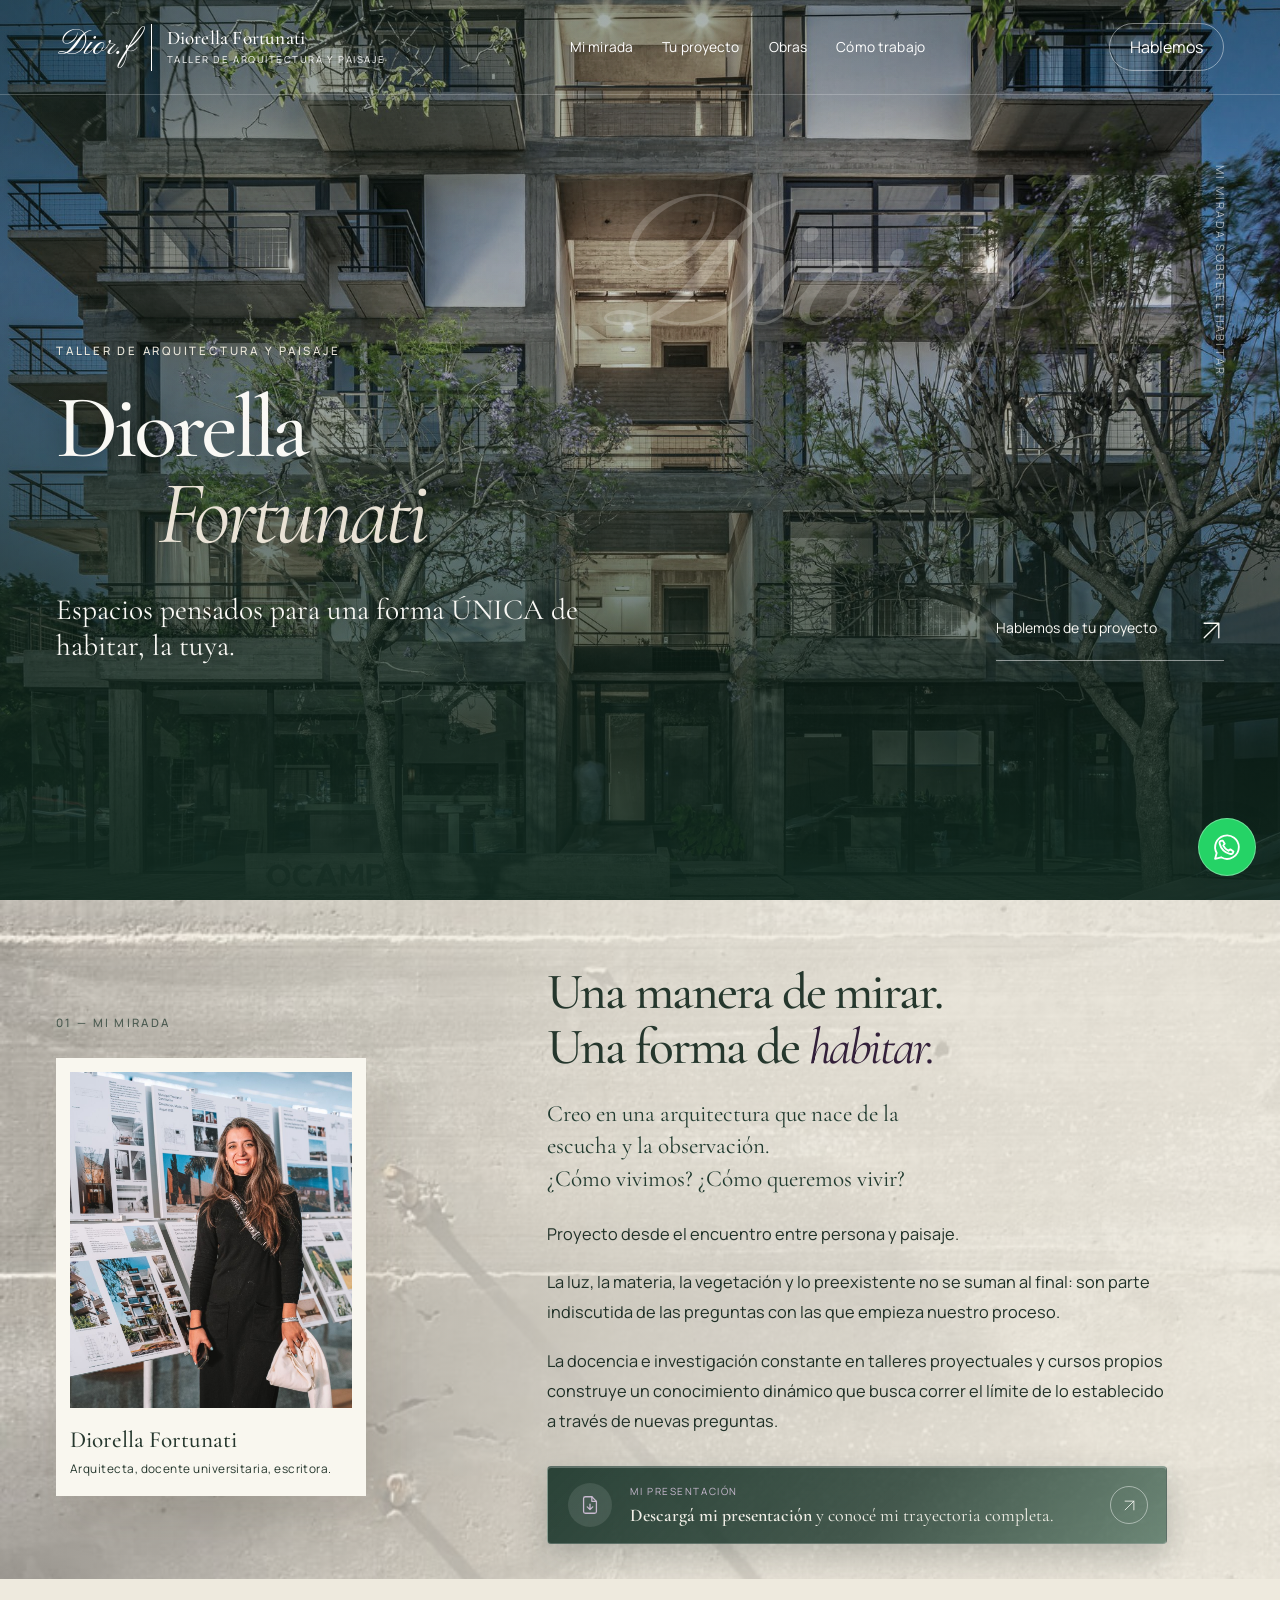
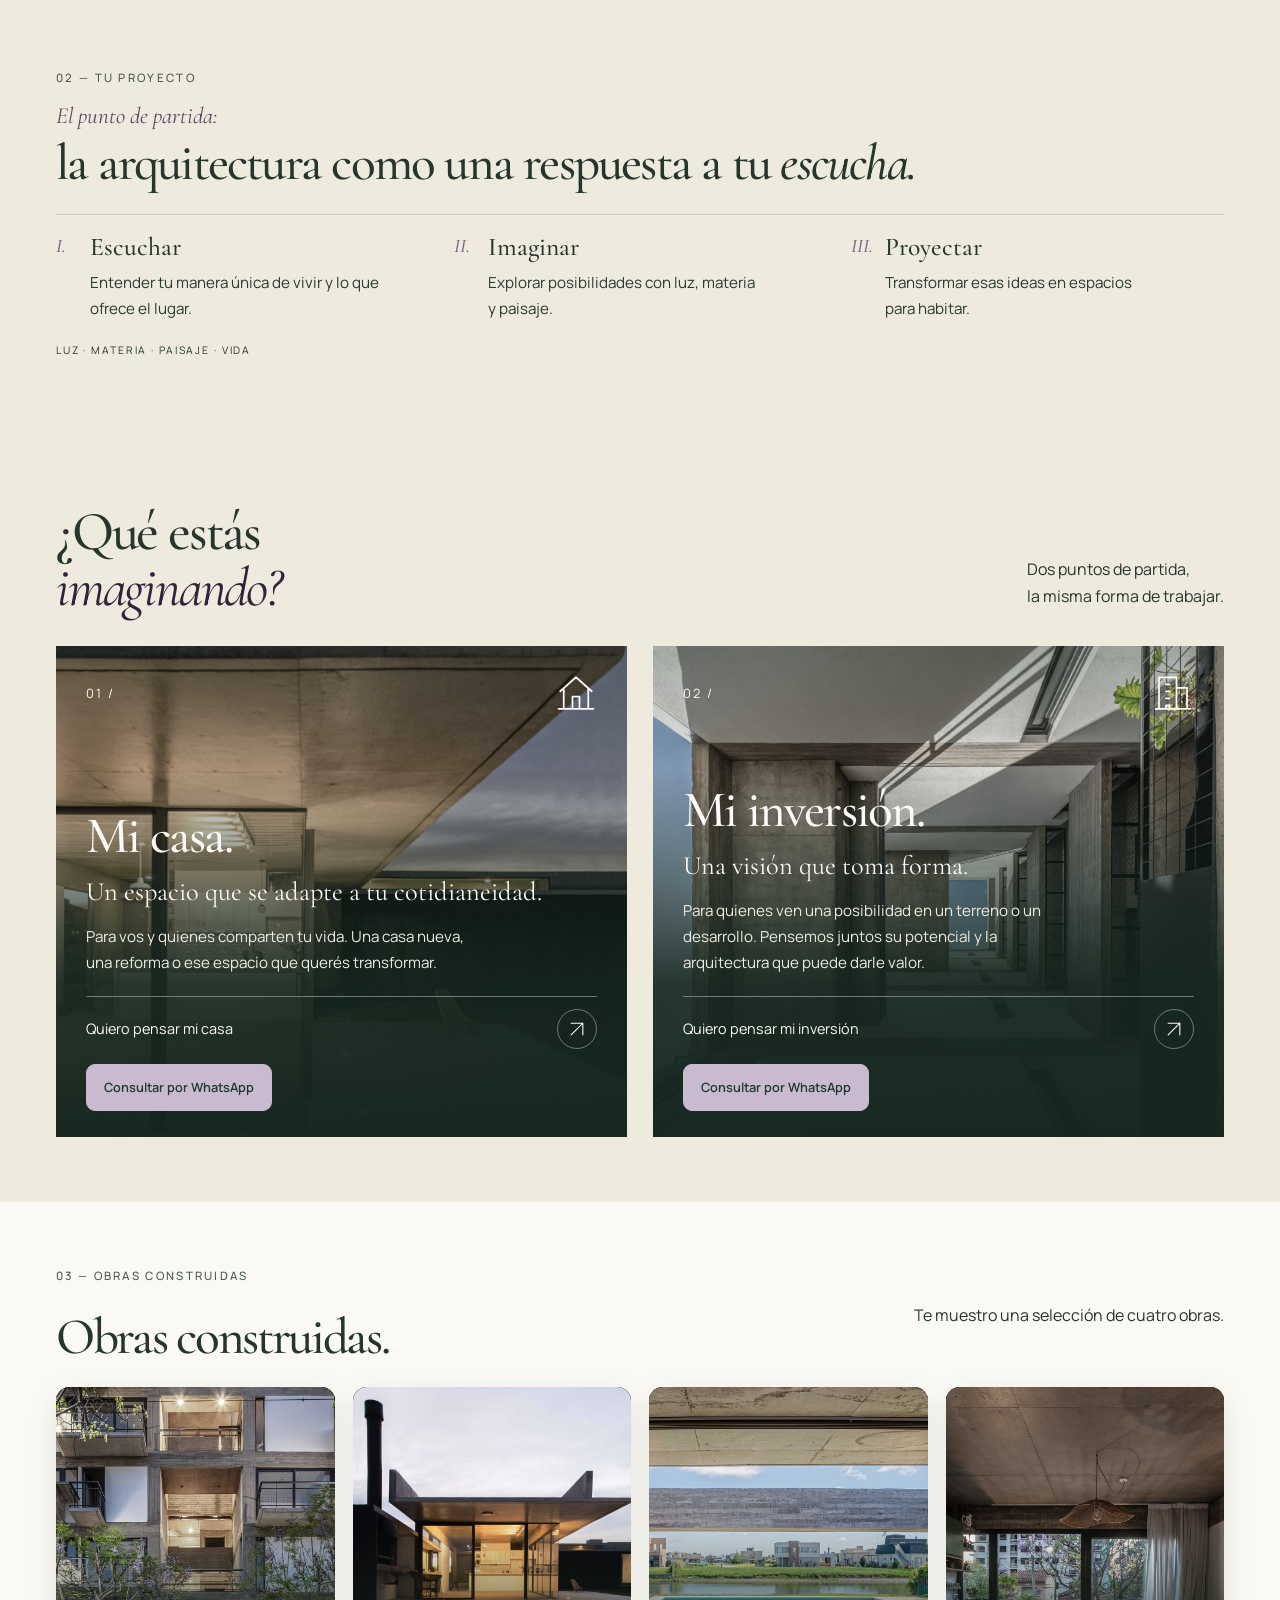
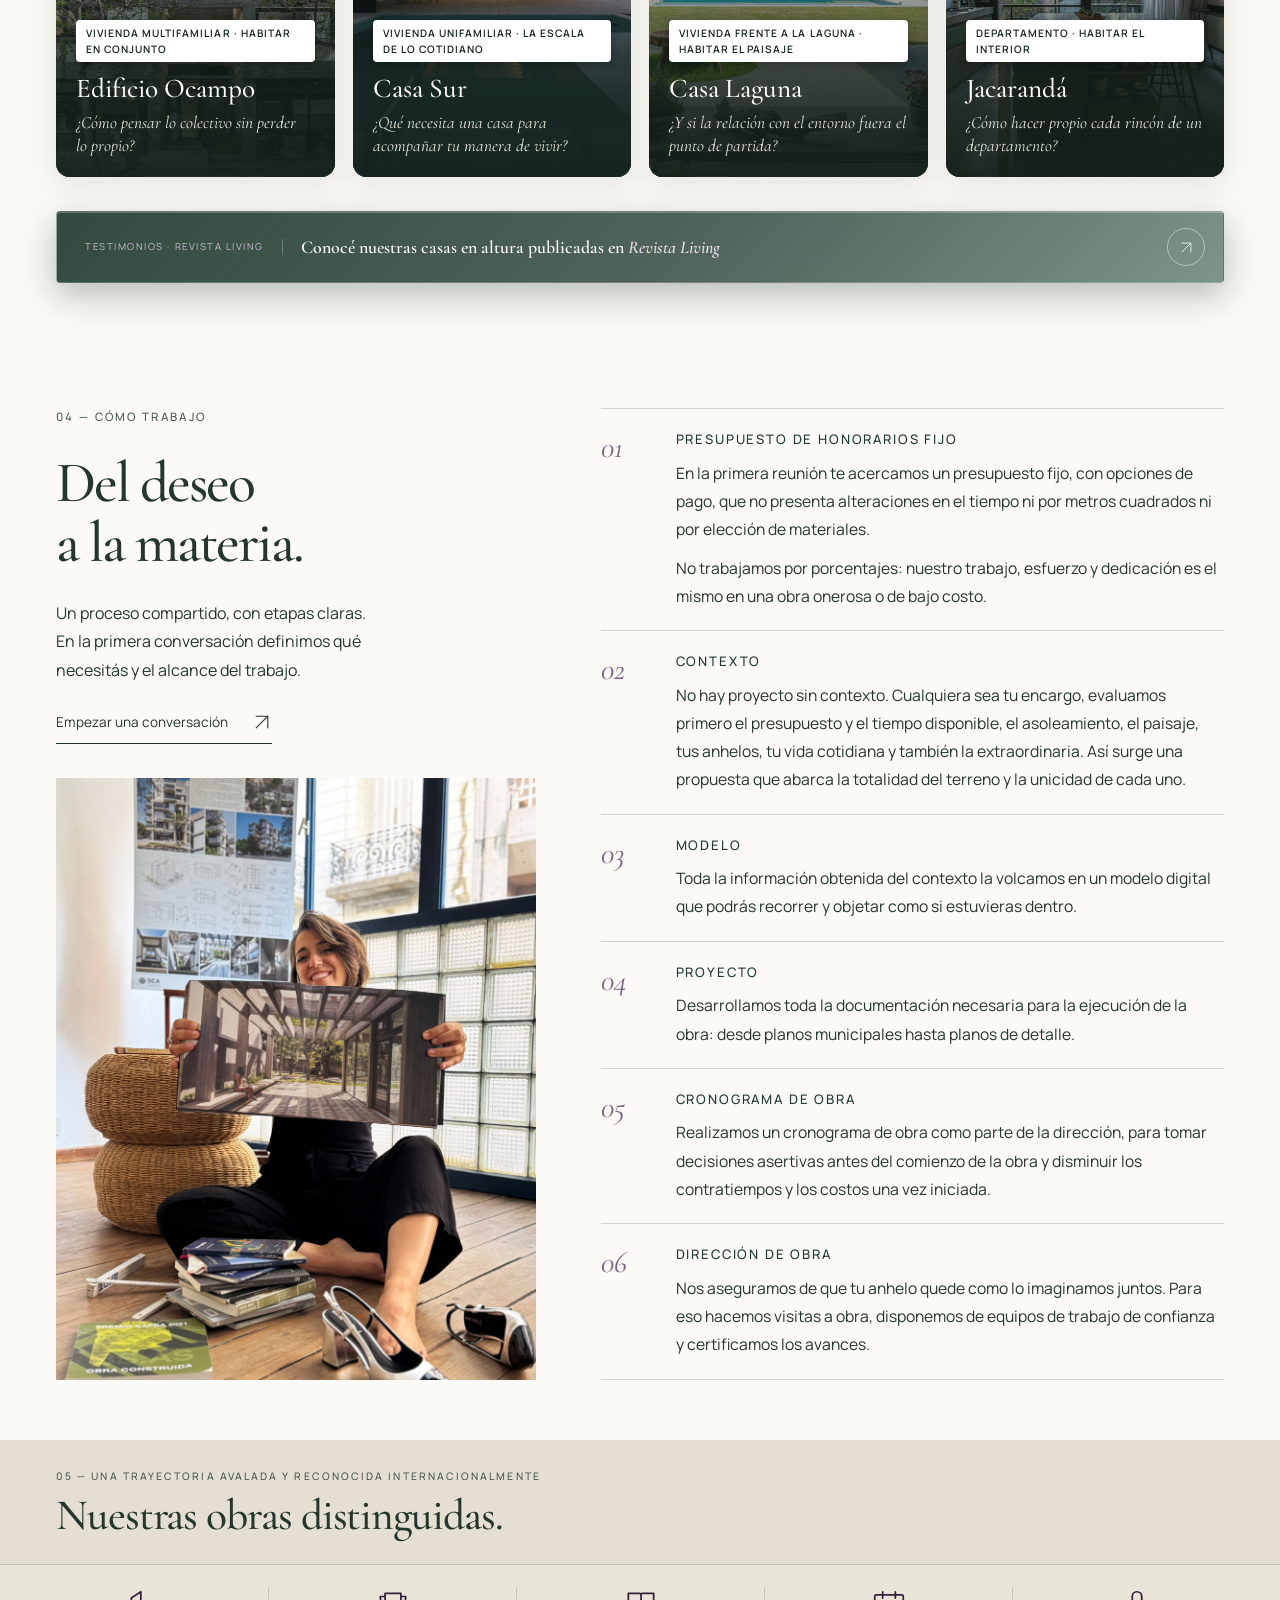
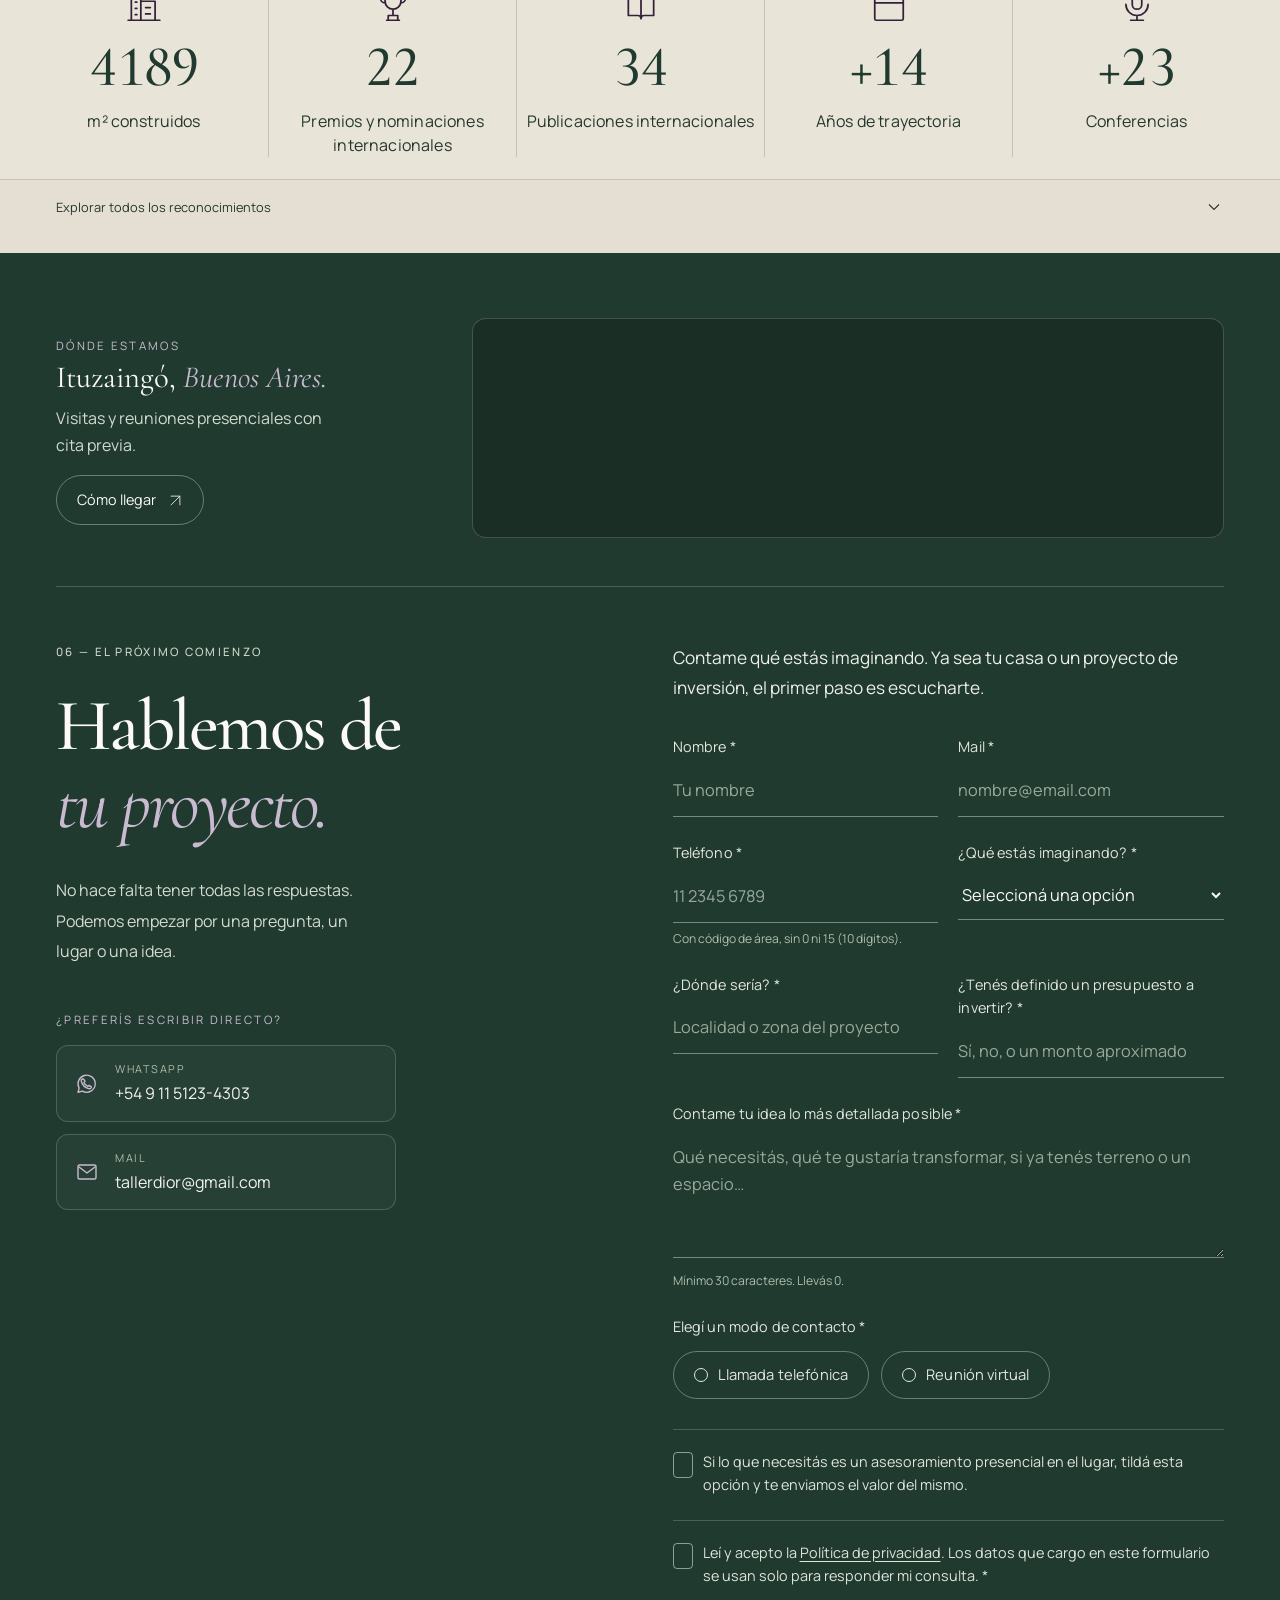
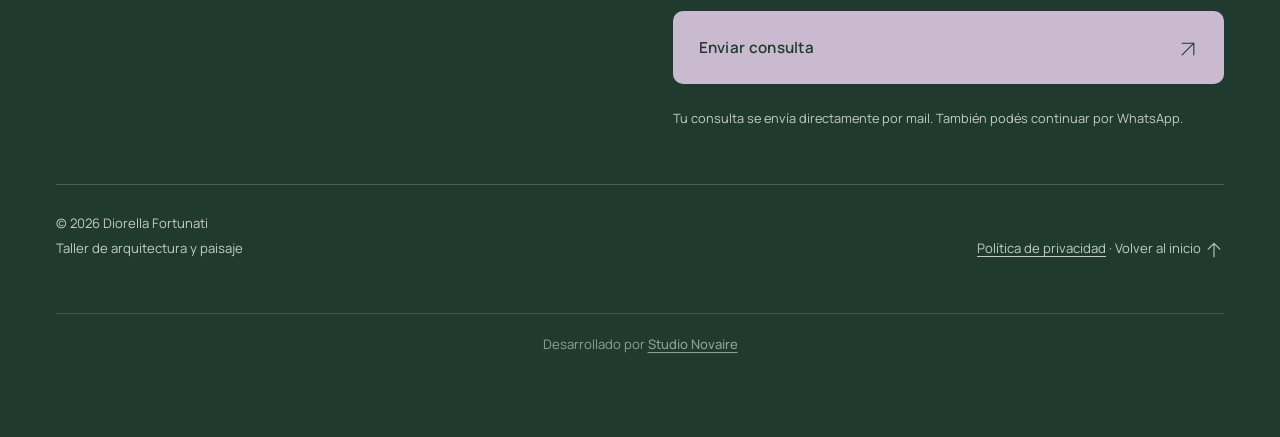
<file: index.html>
<!doctype html>
<html lang="es">
<head>
  <meta charset="UTF-8">
  <meta name="viewport" content="width=device-width, initial-scale=1.0">
  <meta name="theme-color" content="#173a31">
  <meta name="description" content="Diorella Fortunati. Taller de arquitectura y paisaje. Mi mirada sobre el habitar, la vivienda y los proyectos de inversión.">
  <title>Diorella Fortunati — Taller de arquitectura y paisaje</title>
  <link rel="preconnect" href="https://fonts.googleapis.com">
  <link rel="preconnect" href="https://fonts.gstatic.com" crossorigin>
  <link href="https://fonts.googleapis.com/css2?family=Cormorant+Garamond:ital,wght@0,400;0,500;0,600;1,400;1,500&amp;family=Manrope:wght@400;500;600&amp;family=Pinyon+Script&amp;display=swap" rel="stylesheet">
  <link rel="icon" href="favicon.ico?v=3" sizes="any"><link rel="icon" type="image/png" href="assets/images/favicon-dior.png?v=3"><link rel="apple-touch-icon" href="assets/images/apple-touch-icon.png?v=3">
  <link rel="stylesheet" href="css/styles.css"></head>

<body>
<!--
Edición basada en landing-dior.vercel.app y la devolución suministrada.
PENDIENTES EDITORIALES: confirmar grafía Fortunati/Fortunatti; selección definitiva
de cuatro obras y textos de sus enfoques; reemplazar fotografías con originales de Drive.
CONTACTO: configurar CONTACTO al principio de js/script.js. Sin datos, prepara una consulta
copiable y nunca simula un envío. No requiere instalar dependencias.
-->
<a class="skip" href="#inicio">Ir al contenido</a><div class="paper" aria-hidden="true"></div>
<header id="header"><nav class="wrap" aria-label="Navegación principal">
<a class="brand" href="#inicio"><span class="mark">Dior<span class="mark-dot">.</span><span class="mark-f">f</span></span><span class="brand-text"><span class="brand-name">Diorella Fortunati</span><span class="brand-tag">Taller de arquitectura y paisaje</span></span></a>
<div class="navlinks" id="navigation"><a href="#mirada">Mi mirada</a><a href="#tu-proyecto">Tu proyecto</a><a href="#obras">Obras</a><a href="#metodo">Cómo trabajo</a><a href="#contacto">Hablemos</a></div>
<a class="nav-cta" href="#contacto">Hablemos</a>
<button class="menu" aria-label="Abrir menú" aria-expanded="false" aria-controls="navigation"><span></span><span></span></button></nav></header>
<main>
<section class="hero" id="inicio" aria-label="Diorella Fortunati, arquitectura y paisaje">
<div class="hero-art" aria-hidden="true"><img src="assets/images/generales/frente.jpg" alt="" decoding="async" class="hero-slide active" fetchpriority="high"></div>
<div class="hero-monogram" aria-hidden="true">Dior<span class="mark-dot">.</span><span class="mark-f">f</span></div>
<div class="hero-folio" aria-hidden="true">Mi mirada sobre el habitar</div>
<div class="hero-content wrap"><span class="hero-kicker eyebrow">Taller de arquitectura y paisaje</span>
<h1>Diorella <span>Fortunati</span></h1>
<div class="hero-bottom"><p class="hero-copy">Espacios pensados para una forma ÚNICA de habitar, la tuya.</p><a class="hero-cta" href="#contacto">Hablemos de tu proyecto <span aria-hidden="true"><svg class="line-icon" viewBox="0 0 24 24" fill="none" stroke="currentColor" stroke-width="1.3" stroke-linecap="round" stroke-linejoin="round" aria-hidden="true"><path d="M5 19 19 5M5 5h14v14"/></svg></span></a></div>
</div></section>
<section class="intro" id="mirada"><div class="wrap intro-grid">
<div class="portrait-column reveal"><span class="eyebrow">01 — Mi mirada</span><figure class="portrait-frame"><img src="assets/images/generales/profesional.jpg" alt="Diorella Fortunati frente a una exposición de arquitectura" decoding="async" width="290" height="336" loading="lazy"><figcaption><strong>Diorella Fortunati</strong><span>Arquitecta, docente universitaria, escritora.</span></figcaption></figure></div>
<div class="intro-side reveal"><h2>Una manera de mirar.<br>Una forma de <em>habitar.</em></h2>
<p>Creo en una arquitectura que nace de la escucha y la observación.<br>¿Cómo vivimos? ¿Cómo queremos vivir?</p>
<p>Proyecto desde el encuentro entre persona y paisaje.</p>
<p>La luz, la materia, la vegetación y lo preexistente no se suman al final: son parte indiscutida de las preguntas con las que empieza nuestro proceso.</p>
<p>La docencia e investigación constante en talleres proyectuales y cursos propios construye un conocimiento dinámico que busca correr el límite de lo establecido a través de nuevas preguntas.</p>
<!-- PRESENTACIÓN: para cambiar el archivo, reemplazar el link de Google Drive --><a class="doc-band" href="https://drive.google.com/uc?export=download&amp;id=1y5vrLRivHbLtqP8ITC_H8GuKMpUvGFXm" target="_blank" rel="noopener"><span class="doc-icon"><svg viewBox="0 0 24 24" fill="none" stroke="currentColor" stroke-width="1.4" stroke-linecap="round" stroke-linejoin="round" aria-hidden="true"><path d="M14 3H7a2 2 0 0 0-2 2v14a2 2 0 0 0 2 2h10a2 2 0 0 0 2-2V8z"/><path d="M14 3v5h5M12 11v6m-3-3 3 3 3-3"/></svg></span><span class="doc-body"><span class="press-label">Mi presentación</span><span class="doc-text"><strong>Descargá mi presentación</strong> y conocé mi trayectoria completa.</span></span><span class="press-arrow" aria-hidden="true"><svg class="line-icon" viewBox="0 0 24 24" fill="none" stroke="currentColor" stroke-width="1.3" stroke-linecap="round" stroke-linejoin="round"><path d="M5 19 19 5M5 5h14v14"/></svg></span></a></div></div></section>
<section class="listen" id="tu-proyecto"><div class="wrap">
<div class="listen-heading reveal"><div><span class="eyebrow">02 — Tu proyecto</span><h2><small>El punto de partida:</small> la arquitectura como una respuesta a tu <em>escucha.</em></h2></div></div>
<div class="principles reveal"><article class="principle"><span class="num">I.</span><h3>Escuchar</h3><p>Entender tu manera única de vivir y lo que ofrece el lugar.</p></article><article class="principle"><span class="num">II.</span><h3>Imaginar</h3><p>Explorar posibilidades con luz, materia y paisaje.</p></article><article class="principle"><span class="num">III.</span><h3>Proyectar</h3><p>Transformar esas ideas en espacios para habitar.</p></article></div>
<p class="listen-tags">Luz · Materia · Paisaje · Vida</p></div></section>
<section class="audiences" id="que-imaginas"><div class="wrap"><div class="audiences-heading reveal"><div><h2>¿Qué estás<br><em>imaginando?</em></h2></div><p>Dos puntos de partida,<br>la misma forma de trabajar.</p></div><div class="audience-grid"><article class="audience-card reveal">
<img class="audience-photo" src="assets/images/casa-sur/lateral.jpg" alt="" loading="lazy" decoding="async">
<div class="audience-top"><span class="audience-number">01 /</span><svg class="audience-icon" viewBox="0 0 24 24" fill="none" stroke="currentColor" stroke-width="1.3" stroke-linecap="round" stroke-linejoin="round" aria-hidden="true"><path d="m3 11 9-8 9 8M5 10v11h14V10M10 21v-7h4v7M2 21h20"/></svg></div>
<div class="audience-content"><h3>Mi casa.</h3><p class="audience-subtitle">Un espacio que se adapte a tu cotidianeidad.</p><p class="audience-description">Para vos y quienes comparten tu vida. Una casa nueva, una reforma o ese espacio que querés transformar.</p><a class="audience-action" href="#contacto" data-interest="Vivienda unifamiliar">Quiero pensar mi casa<span class="audience-arrow"><svg class="line-icon" viewBox="0 0 24 24" fill="none" stroke="currentColor" stroke-width="1.3" stroke-linecap="round" stroke-linejoin="round" aria-hidden="true"><path d="M5 19 19 5M5 5h14v14"/></svg></span></a><a class="audience-whatsapp" href="#contacto" data-wa="vivienda" data-interest="Vivienda unifamiliar" aria-label="Consultar por WhatsApp sobre vivienda familiar"><span>Consultar por WhatsApp</span></a></div></article><article class="audience-card reveal">
<img class="audience-photo" src="assets/images/ocampo-edificio/lateral.jpg" alt="" loading="lazy" decoding="async">
<div class="audience-top"><span class="audience-number">02 /</span><svg class="audience-icon" viewBox="0 0 24 24" fill="none" stroke="currentColor" stroke-width="1.3" stroke-linecap="round" stroke-linejoin="round" aria-hidden="true"><path d="M4 21V3h10v18M14 9h6v12M2 21h20M8 7h2M8 11h2M8 15h2M17 13h0M17 17h0M8 21v-2h2v2"/></svg></div>
<div class="audience-content"><h3>Mi inversión.</h3><p class="audience-subtitle">Una visión que toma forma.</p><p class="audience-description">Para quienes ven una posibilidad en un terreno o un desarrollo. Pensemos juntos su potencial y la arquitectura que puede darle valor.</p><a class="audience-action" href="#contacto" data-interest="Inversión / desarrollo inmobiliario">Quiero pensar mi inversión<span class="audience-arrow"><svg class="line-icon" viewBox="0 0 24 24" fill="none" stroke="currentColor" stroke-width="1.3" stroke-linecap="round" stroke-linejoin="round" aria-hidden="true"><path d="M5 19 19 5M5 5h14v14"/></svg></span></a><a class="audience-whatsapp" href="#contacto" data-wa="inversion" data-interest="Inversión / desarrollo inmobiliario" aria-label="Consultar por WhatsApp sobre inversión inmobiliaria"><span>Consultar por WhatsApp</span></a></div></article></div></div></section>
<section class="works" id="obras"><div class="wrap"><div class="section-head reveal"><div><span class="eyebrow">03 — Obras construidas</span><h2>Obras construidas.</h2></div><p>Te muestro una selección de cuatro obras.</p></div><div class="gallery-tools"><p>Seleccioná una obra para conocerla.</p><div class="gallery-buttons"><button type="button" id="worksPrev" aria-label="Obras anteriores" aria-controls="worksTrack"><svg class="line-icon" viewBox="0 0 24 24" fill="none" stroke="currentColor" stroke-width="1.4" aria-hidden="true"><path d="M20 12H4m7-7-7 7 7 7"/></svg></button><button type="button" id="worksNext" aria-label="Obras siguientes" aria-controls="worksTrack"><svg class="line-icon" viewBox="0 0 24 24" fill="none" stroke="currentColor" stroke-width="1.4" aria-hidden="true"><path d="M4 12h16m-7-7 7 7-7 7"/></svg></button></div></div><div class="project-grid reveal" id="worksTrack" role="region" aria-label="Galería de obras construidas" tabindex="0"><article class="project" data-interest="Inversión / desarrollo inmobiliario" data-project="0"><button class="project-select" type="button" aria-label="Ver detalle de Edificio Ocampo" aria-haspopup="dialog"><span class="project-media"><img src="assets/images/ocampo-edificio/frente.jpg" alt="Edificio Ocampo — Estudio Morton" decoding="async" loading="lazy"><span class="project-open">Ver obra <svg class="line-icon" viewBox="0 0 24 24" fill="none" stroke="currentColor" stroke-width="1.3" aria-hidden="true"><path d="M5 19 19 5M5 5h14v14"/></svg></span></span><span class="project-info"><span class="project-meta">Vivienda multifamiliar · Habitar en conjunto</span><span class="project-name">Edificio Ocampo</span><span class="project-idea">¿Cómo pensar lo colectivo sin perder lo propio?</span></span></button></article>
<article class="project" data-interest="Vivienda unifamiliar" data-project="1"><button class="project-select" type="button" aria-label="Ver detalle de Casa Sur" aria-haspopup="dialog"><span class="project-media"><img src="assets/images/casa-sur/pileta.jpg" alt="Casa Sur — Estudio Morton" decoding="async" loading="lazy"><span class="project-open">Ver obra <svg class="line-icon" viewBox="0 0 24 24" fill="none" stroke="currentColor" stroke-width="1.3" aria-hidden="true"><path d="M5 19 19 5M5 5h14v14"/></svg></span></span><span class="project-info"><span class="project-meta">Vivienda unifamiliar · La escala de lo cotidiano</span><span class="project-name">Casa Sur</span><span class="project-idea">¿Qué necesita una casa para acompañar tu manera de vivir?</span></span></button></article>
<article class="project" data-interest="Vivienda unifamiliar" data-project="2"><button class="project-select" type="button" aria-label="Ver detalle de Casa Laguna" aria-haspopup="dialog"><span class="project-media"><img src="assets/images/casa-laguna/image3.jpg" alt="Casa Laguna — Estudio Morton" decoding="async" loading="lazy"><span class="project-open">Ver obra <svg class="line-icon" viewBox="0 0 24 24" fill="none" stroke="currentColor" stroke-width="1.3" aria-hidden="true"><path d="M5 19 19 5M5 5h14v14"/></svg></span></span><span class="project-info"><span class="project-meta">Vivienda frente a la laguna · Habitar el paisaje</span><span class="project-name">Casa Laguna</span><span class="project-idea">¿Y si la relación con el entorno fuera el punto de partida?</span></span></button></article>
<article class="project" data-interest="Vivienda unifamiliar" data-project="3"><button class="project-select" type="button" aria-label="Ver detalle de Jacarandá" aria-haspopup="dialog"><span class="project-media"><img src="assets/images/jacaranda/cocina.jpg" alt="Jacarandá — Estudio Morton" decoding="async" loading="lazy"><span class="project-open">Ver obra <svg class="line-icon" viewBox="0 0 24 24" fill="none" stroke="currentColor" stroke-width="1.3" aria-hidden="true"><path d="M5 19 19 5M5 5h14v14"/></svg></span></span><span class="project-info"><!-- JACARANDÁ: textos provisorios, completar con datos de Diorella --><span class="project-meta">Departamento · Habitar el interior</span><span class="project-name">Jacarandá</span><span class="project-idea">¿Cómo hacer propio cada rincón de un departamento?</span></span></button></article></div><a class="press-band reveal" href="https://www.lanacion.com.ar/revista-living/visitamos-a-tres-vecinos-en-un-edificio-en-ituzaingo-que-apuesta-a-elevar-la-calidad-de-vida-en-nid27102024/" target="_blank" rel="noopener"><span class="press-label">Testimonios · Revista Living</span><span class="press-text"><strong>Conocé nuestras casas en altura publicadas en <em>Revista Living</em></strong></span><span class="press-arrow" aria-hidden="true"><svg class="line-icon" viewBox="0 0 24 24" fill="none" stroke="currentColor" stroke-width="1.3" stroke-linecap="round" stroke-linejoin="round"><path d="M5 19 19 5M5 5h14v14"/></svg></span></a></div></section>
<section class="process" id="metodo"><div class="wrap process-grid"><div class="reveal"><span class="eyebrow">04 — Cómo trabajo</span><h2>Del deseo<br>a la materia.</h2><!-- FOTO: reemplazar el src por la foto definitiva --><figure class="process-photo"> <img src="assets/images/generales/proyecto.jpg" alt="Obra de Diorella Fortunati" loading="lazy" decoding="async"></figure><p class="process-lead">Un proceso compartido, con etapas claras. En la primera conversación definimos qué necesitás y el alcance del trabajo.</p><a class="text-link" href="#contacto">Empezar una conversación <svg class="line-icon" viewBox="0 0 24 24" fill="none" stroke="currentColor" stroke-width="1.3" stroke-linecap="round" stroke-linejoin="round" aria-hidden="true"><path d="M5 19 19 5M5 5h14v14"/></svg></a></div><div class="steps reveal">
<article class="step"><span>01</span><div><h3>Presupuesto de honorarios fijo</h3><p>En la primera reunión te acercamos un presupuesto fijo, con opciones de pago, que no presenta alteraciones en el tiempo ni por metros cuadrados ni por elección de materiales.</p><p>No trabajamos por porcentajes: nuestro trabajo, esfuerzo y dedicación es el mismo en una obra onerosa o de bajo costo.</p></div></article>
<article class="step"><span>02</span><div><h3>Contexto</h3><p>No hay proyecto sin contexto. Cualquiera sea tu encargo, evaluamos primero el presupuesto y el tiempo disponible, el asoleamiento, el paisaje, tus anhelos, tu vida cotidiana y también la extraordinaria. Así surge una propuesta que abarca la totalidad del terreno y la unicidad de cada uno.</p></div></article>
<article class="step"><span>03</span><div><h3>Modelo</h3><p>Toda la información obtenida del contexto la volcamos en un modelo digital que podrás recorrer y objetar como si estuvieras dentro.</p></div></article>
<article class="step"><span>04</span><div><h3>Proyecto</h3><p>Desarrollamos toda la documentación necesaria para la ejecución de la obra: desde planos municipales hasta planos de detalle.</p></div></article>
<article class="step"><span>05</span><div><h3>Cronograma de obra</h3><p>Realizamos un cronograma de obra como parte de la dirección, para tomar decisiones asertivas antes del comienzo de la obra y disminuir los contratiempos y los costos una vez iniciada.</p></div></article>
<article class="step"><span>06</span><div><h3>Dirección de obra</h3><p>Nos aseguramos de que tu anhelo quede como lo imaginamos juntos. Para eso hacemos visitas a obra, disponemos de equipos de trabajo de confianza y certificamos los avances.</p></div></article>
</div></div></section>
<section class="recognition-band" id="premios" aria-labelledby="recognitionTitle"><div class="wrap reveal"><div class="recognition-heading"><div><span class="eyebrow">05 — Una trayectoria avalada y reconocida internacionalmente</span><h2 id="recognitionTitle">Nuestras obras distinguidas.</h2></div></div></div>
<div class="profile-counters wide-counters"><div class="recognition-stat"><svg class="stat-icon" viewBox="0 0 24 24" fill="none" stroke="currentColor" stroke-width="1.1" stroke-linecap="round" stroke-linejoin="round" aria-hidden="true"><path d="M2 21h20M4 21V7l6-4v18M10 9h9v12M13 13h3M13 17h3M6.5 9.5h1M6.5 13.5h1M6.5 17.5h1"/></svg><strong class="profile-count" data-target="4500" aria-hidden="true">4500</strong><span>m² construidos</span><span class="sr-only">4500</span></div><div class="recognition-stat"><svg class="stat-icon" viewBox="0 0 24 24" fill="none" stroke="currentColor" stroke-width="1.1" stroke-linecap="round" stroke-linejoin="round" aria-hidden="true"><path d="M7 4h10v5a5 5 0 0 1-10 0V4ZM7 6H4v1a3 3 0 0 0 3 3M17 6h3v1a3 3 0 0 1-3 3M12 14v4M8 21h8M9 18h6v3H9z"/></svg><strong class="profile-count" data-target="24" aria-hidden="true">24</strong><span>Premios y nominaciones internacionales</span><span class="sr-only">24</span></div><div class="recognition-stat"><svg class="stat-icon" viewBox="0 0 24 24" fill="none" stroke="currentColor" stroke-width="1.1" stroke-linecap="round" stroke-linejoin="round" aria-hidden="true"><path d="M4 4h7a1 1 0 0 1 1 1v15a2 2 0 0 0-2-2H4V4Zm16 0h-7a1 1 0 0 0-1 1v15a2 2 0 0 1 2-2h6V4Z"/></svg><strong class="profile-count" data-target="36" aria-hidden="true">36</strong><span>Publicaciones internacionales</span><span class="sr-only">36</span></div><div class="recognition-stat"><svg class="stat-icon" viewBox="0 0 24 24" fill="none" stroke="currentColor" stroke-width="1.1" stroke-linecap="round" stroke-linejoin="round" aria-hidden="true"><rect x="3" y="5" width="18" height="16" rx="1"/><path d="M3 10h18M8 3v4m8-4v4"/></svg><strong class="profile-count" data-target="15" data-prefix="+" aria-hidden="true">15</strong><span>Años de trayectoria</span><span class="sr-only">Más de 15</span></div><div class="recognition-stat"><svg class="stat-icon" viewBox="0 0 24 24" fill="none" stroke="currentColor" stroke-width="1.1" stroke-linecap="round" stroke-linejoin="round" aria-hidden="true"><rect x="9" y="3" width="6" height="11" rx="3"/><path d="M5 11a7 7 0 0 0 14 0M12 18v3M8 21h8"/></svg><strong class="profile-count" data-target="25" data-prefix="+" aria-hidden="true">25</strong><span>Conferencias</span><span class="sr-only">Más de 25 conferencias</span></div></div><div class="wrap"><details class="recognition-details"><summary>Explorar todos los reconocimientos<svg class="line-icon" viewBox="0 0 24 24" fill="none" stroke="currentColor" stroke-width="1.3" aria-hidden="true"><path d="m6 9 6 6 6-6"/></svg></summary><div class="recognition-list full-recognition-list"><div class="recognition-category"><h4>Premios</h4><ul><li><strong>Gran Bienal Internacional de Arquitectura de Santa Cruz</strong><p>Primer premio · Edificio Ocampo · Categoría E: Producción Internacional, Obra Construida.</p></li><li><strong>ARQ FADEA 2024/2025</strong><p>Segundo premio.</p></li><li><strong>CAPBA Obra Construida 2021</strong><p>Segundo premio · Edificio Ocampo · Vivienda multifamiliar mayor a tres niveles.</p></li><li><strong>CAPBA Obra Construida 2018</strong><p>Primer premio · Casa Suburbana · Vivienda PROCREAR.</p></li><li><strong>Mejor proyecto de posgrado UTDT 2017</strong><p>Tercer premio · Rolling Pavilion · Diorella Fortunati, Andres Milos y Diego Valenzuela · Posgrado de Arquitectura y Tecnología.</p></li><li><strong>Premio Internacional CLA TIL 2014</strong><p>Segundo premio · Congreso Latinoamericano de Arquitectura, Taller Integral de Arquitectura · CCCAO, tesis de Diorella Fortunati.</p></li></ul></div><div class="recognition-category"><h4>Nominaciones</h4><ul><li><strong>Mies Crown Hall Americas Prize</strong><p>Cycle 5 · 2024–2025.</p></li><li><strong>Golden Trezzini Awards 2023 · Edificio Ocampo</strong><p>Best Implemented Project of Residential or Mixed-Use Estate.</p></li><li><strong>Golden Trezzini Awards 2023 · Casa Laguna</strong><p>Best Implemented Project of Private Residence.</p></li><li><strong>Golden Trezzini Awards 2023 · Jacarandá</strong><p>Best Implemented Apartment.</p></li><li><strong>Premio Soy Arquitecta 2021–2022</strong><p>Diorella Fortunati · Arquitecta Desarrolladora.</p></li></ul></div><div class="recognition-category"><h4>Menciones y distinciones</h4><ul><li><strong>Premio Soy Arquitecta 2023–2024</strong><p>Diorella Fortunati · Destacada en Arquitecta Proyectista.</p></li><li><strong>Premio Gualter Colombo · Bienal Nacional AcAU 2021–2022</strong><p>Distinción · Edificio Ocampo · Vivienda multifamiliar.</p></li><li><strong>CAPBA Obra Construida 2022</strong><p>Mención · Casa Sur · Vivienda unifamiliar.</p></li><li><strong>Mejor curso de grado UTDT 2021</strong><p>Primera mención · Simulaciones Sincrónicas · Dirección de Obras, Cátedra Robles.</p></li></ul></div><div class="recognition-category"><h4>Selecciones</h4><ul><li><strong>XVIII Bienal Internacional de Arquitectura de Buenos Aires 2022</strong><p>Edificio Ocampo · Vivienda multifamiliar.</p></li><li><strong>Premio In Award · Bienal Internacional de Arquitectura de Nueva York 2022</strong><p>Selección.</p></li><li><strong>5.º Encuentro de Mujeres Arquitectas 2023</strong><p>Selección nacional · Sistemas Materiales · Academia e Investigación.</p></li></ul></div><div class="recognition-category"><h4>Convocatorias</h4><ul><li><strong>Conversatorio Vivienda Exenta · CAPBA D2 2023</strong><p>Casa Laguna · Colección Vivienda, n.º 2: Viviendas Exentas · Bisman Ediciones.</p></li><li><strong>Consejo Superior de Arquitectura 2023</strong><p>Curso Expresión Material.</p></li></ul></div><div class="recognition-category"><h4>Becas</h4><ul><li><strong>Intercambio profesional IGE 2015</strong><p>Beca completa · Diorella Fortunati · Intercambio de Grupo de Estudio Alemania–Argentina, Rotary Internacional.</p></li><li><strong>Beca al mérito UM · 2007–2012</strong><p>Diorella Fortunati.</p></li></ul></div></div><p class="counter-note">Las entradas idénticas de Casa Laguna / Golden Trezzini y de In Award Nueva York se muestran una sola vez.</p></details></div></section>
<section class="contact" id="contacto"><div class="wrap"><div class="location-band"><div class="location-info"><span class="contact-direct-label">Dónde estamos</span><h3 class="location-title">Ituzaingó, <em>Buenos Aires.</em></h3><!-- DIRECCIÓN: completar calle y número --><p class="location-text">Visitas y reuniones presenciales con cita previa.</p><a class="location-cta" href="https://www.google.com/maps/search/?api=1&amp;query=-34.655888,-58.664059" target="_blank" rel="noopener">Cómo llegar <svg class="line-icon" viewBox="0 0 24 24" fill="none" stroke="currentColor" stroke-width="1.3" stroke-linecap="round" stroke-linejoin="round" aria-hidden="true"><path d="M5 19 19 5M5 5h14v14"/></svg></a></div><div class="location-map"><iframe title="Ubicación del taller en Google Maps" src="https://maps.google.com/maps?q=-34.655888,-58.664059&amp;z=15&amp;output=embed" loading="lazy" referrerpolicy="no-referrer-when-downgrade" allowfullscreen></iframe></div></div><div class="contact-top"><div class="contact-heading reveal"><span class="eyebrow">06 — El próximo comienzo</span><h2>Hablemos de<br><em>tu proyecto.</em></h2><p>No hace falta tener todas las respuestas. Podemos empezar por una pregunta, un lugar o una idea.</p><div class="contact-direct"><span class="contact-direct-label">¿Preferís escribir directo?</span><a class="contact-direct-link" href="#contacto" data-wa="general"><svg viewBox="0 0 32 32" fill="none" stroke="currentColor" stroke-width="1.8" stroke-linecap="round" stroke-linejoin="round" aria-hidden="true"><path d="M27 15.5a11.5 11.5 0 0 1-17.2 10L4 27l1.5-5.6A11.5 11.5 0 1 1 27 15.5Z"/><path d="m11.3 9.3 2 3-1.4 1.8c1.1 2.2 2.9 4 5.1 5.1l1.8-1.4 3 2c-.3 2-1.7 2.9-3.5 2.4-4.8-1.3-8.6-5.1-9.9-9.9-.5-1.8.4-3.2 2.9-3Z"/></svg><span><small>WhatsApp</small>+54 9 11 5123-4303</span></a><a class="contact-direct-link" href="mailto:tallerdior@gmail.com"><svg viewBox="0 0 24 24" fill="none" stroke="currentColor" stroke-width="1.4" stroke-linecap="round" stroke-linejoin="round" aria-hidden="true"><rect x="3" y="5" width="18" height="14" rx="1.5"/><path d="m4 7 8 6 8-6"/></svg><span><small>Mail</small>tallerdior@gmail.com</span></a></div></div><div class="contact-card reveal"><p>Contame qué estás imaginando. Ya sea tu casa o un proyecto de inversión, el primer paso es escucharte.</p>
<form class="contact-form" id="contactForm">
<div class="field"><label for="nombre">Nombre *</label><input id="nombre" name="nombre" autocomplete="name" placeholder="Tu nombre" maxlength="120" required></div>
<div class="field"><label for="email">Mail *</label><input id="email" name="email" type="email" autocomplete="email" placeholder="nombre@email.com" maxlength="200" required></div>
<div class="field"><label for="telefono">Teléfono *</label><input id="telefono" name="telefono" type="tel" inputmode="tel" autocomplete="tel" placeholder="11 2345 6789" maxlength="20" required aria-describedby="telefonoHint"><small class="field-hint" id="telefonoHint">Con código de área, sin 0 ni 15 (10 dígitos).</small></div>
<div class="field"><label for="tipo">¿Qué estás imaginando? *</label><select id="tipo" name="tipo" required><option value="" selected disabled>Seleccioná una opción</option><option>Vivienda unifamiliar</option><option>Inversión / desarrollo inmobiliario</option></select></div>
<div class="field"><label for="ubicacion">¿Dónde sería? *</label><input id="ubicacion" name="ubicacion" placeholder="Localidad o zona del proyecto" maxlength="200" required></div>
<div class="field"><label for="presupuesto">¿Tenés definido un presupuesto a invertir? *</label><input id="presupuesto" name="presupuesto" placeholder="Sí, no, o un monto aproximado" maxlength="200" required></div>
<div class="field wide"><label for="mensaje">Contame tu idea lo más detallada posible *</label><textarea id="mensaje" name="mensaje" placeholder="Qué necesitás, qué te gustaría transformar, si ya tenés terreno o un espacio…" maxlength="4000" required></textarea></div>
<fieldset class="field wide choice-group"><legend>Elegí un modo de contacto *</legend>
<label class="choice"><input type="radio" name="modo" value="Llamada telefónica" required><span>Llamada telefónica</span></label>
<label class="choice"><input type="radio" name="modo" value="Reunión virtual" required><span>Reunión virtual</span></label></fieldset>
<label class="choice choice-check field wide"><input type="checkbox" name="presencial" value="Sí"><span>Si lo que necesitás es un asesoramiento presencial en el lugar, tildá esta opción y te enviamos el valor del mismo.</span></label>
<label class="choice choice-check field wide"><input type="checkbox" name="privacidad" value="Sí" required><span>Leí y acepto la <button type="button" class="privacy-open">Política de privacidad</button>. Los datos que cargo en este formulario se usan solo para responder mi consulta. *</span></label>
<button class="submit" type="submit"><span id="submitLabel" style="font-size:inherit">Preparar consulta</span><span aria-hidden="true"><svg class="line-icon" viewBox="0 0 24 24" fill="none" stroke="currentColor" stroke-width="1.3" stroke-linecap="round" stroke-linejoin="round" aria-hidden="true"><path d="M5 19 19 5M5 5h14v14"/></svg></span></button>
<p class="form-note" id="contactNote">Vista previa: el contacto del estudio todavía no está conectado. Podés preparar y copiar tu consulta; no se enviará automáticamente.</p>
</form></div></div><footer><div>© <span id="year">2026</span> Diorella Fortunati<br>Taller de arquitectura y paisaje</div><div class="footer-right"><button type="button" class="privacy-open">Política de privacidad</button> · <a href="#inicio">Volver al inicio <svg class="line-icon" viewBox="0 0 24 24" fill="none" stroke="currentColor" stroke-width="1.3" stroke-linecap="round" stroke-linejoin="round" aria-hidden="true"><path d="M12 20V4m-7 7 7-7 7 7"/></svg></a></div><div class="footer-credit">Desarrollado por <a href="https://www.studionovaire.com/" target="_blank" rel="noopener">Studio Novaire</a></div></footer></div></section>
</main>
<a class="whatsapp whatsapp-floating" href="#contacto" data-wa="general" aria-label="Consultar por WhatsApp"><svg viewBox="0 0 32 32" fill="none" stroke="currentColor" stroke-width="1.8" stroke-linecap="round" stroke-linejoin="round" aria-hidden="true"><path d="M27 15.5a11.5 11.5 0 0 1-17.2 10L4 27l1.5-5.6A11.5 11.5 0 1 1 27 15.5Z"/><path d="m11.3 9.3 2 3-1.4 1.8c1.1 2.2 2.9 4 5.1 5.1l1.8-1.4 3 2c-.3 2-1.7 2.9-3.5 2.4-4.8-1.3-8.6-5.1-9.9-9.9-.5-1.8.4-3.2 2.9-3Z"/></svg></a>
<dialog id="projectDialog" aria-labelledby="projectTitle"><button class="dialog-close" type="button">Cerrar <svg class="line-icon" viewBox="0 0 24 24" fill="none" stroke="currentColor" stroke-width="1.3" stroke-linecap="round" stroke-linejoin="round" aria-hidden="true"><path d="m6 6 12 12M6 18 18 6"/></svg></button><div class="project-detail-layout"><div class="project-detail-image"><img id="projectImage" alt=""></div><div class="dialog-caption"><span class="eyebrow">Estudio Morton · Obra seleccionada</span><h2 id="projectTitle"></h2><p id="projectFacts"></p><p id="projectQuestion"></p><div class="detail-block"><h3>Qué se realizó</h3><p id="projectScope"></p></div><div class="detail-block"><h3>Qué se destaca</h3><ul id="projectHighlights"></ul></div><p id="projectCredits"></p><a id="projectSource" class="detail-source" target="_blank" rel="noopener">Ver ficha completa en Estudio Morton</a><a class="text-link" id="projectInquiry" href="#contacto">Quiero conversar sobre mi proyecto<svg class="line-icon" viewBox="0 0 24 24" fill="none" stroke="currentColor" stroke-width="1.3" aria-hidden="true"><path d="M5 19 19 5M5 5h14v14"/></svg></a></div></div></dialog>
<dialog id="privacyDialog" aria-labelledby="privacyTitle"><button class="dialog-close" type="button">Cerrar <svg class="line-icon" viewBox="0 0 24 24" fill="none" stroke="currentColor" stroke-width="1.3" stroke-linecap="round" stroke-linejoin="round" aria-hidden="true"><path d="m6 6 12 12M6 18 18 6"/></svg></button><div class="inquiry-content privacy-content"><span class="eyebrow">Tus datos</span><h2 id="privacyTitle">Política de privacidad.</h2>
<h3>Quién es responsable</h3><p>Diorella Fortunati, Taller de arquitectura y paisaje, es responsable de los datos personales que se cargan en este sitio.</p>
<h3>Qué datos tomamos</h3><p>Solo los que vos completás en el formulario de contacto: nombre, mail, teléfono, tipo de proyecto, ubicación, presupuesto estimado, la descripción de tu idea y el modo de contacto que elegís. El sitio no usa cookies publicitarias ni de seguimiento.</p>
<h3>Para qué los usamos</h3><p>Únicamente para responder tu consulta, contactarte por el medio que elegiste y, si lo pedís, enviarte el valor de un asesoramiento presencial. No enviamos publicidad ni compartimos, vendemos o cedemos tus datos a terceros.</p>
<h3>Cómo se envían y guardan</h3><p>El formulario se envía por medio del servicio Web3Forms, que entrega tu consulta en nuestra casilla de mail. Si elegís continuar por WhatsApp, la conversación queda sujeta a las condiciones de esa aplicación. Conservamos tu consulta el tiempo necesario para responderla y dar seguimiento a tu proyecto.</p>
<h3>Tus derechos</h3><p>Podés pedir en cualquier momento acceder a tus datos, corregirlos o eliminarlos, escribiéndonos a <a href="mailto:tallerdior@gmail.com">tallerdior@gmail.com</a> o por WhatsApp al +54 9 11 5123-4303. La Agencia de Acceso a la Información Pública, órgano de control de la Ley 25.326 de Protección de Datos Personales, atiende las denuncias y reclamos vinculados a esta materia.</p>
<p class="privacy-date">Última actualización: octubre de 2026.</p></div></dialog>
<dialog id="inquiryDialog" aria-labelledby="inquiryTitle"><button class="dialog-close" type="button">Cerrar <svg class="line-icon" viewBox="0 0 24 24" fill="none" stroke="currentColor" stroke-width="1.3" stroke-linecap="round" stroke-linejoin="round" aria-hidden="true"><path d="m6 6 12 12M6 18 18 6"/></svg></button><div class="inquiry-content"><span class="eyebrow">Tu proyecto</span><h2 id="inquiryTitle">El primer paso.</h2><p id="inquiryExplanation">Tu consulta está preparada. Todavía no se envió ningún mensaje.</p><label for="inquiryText">Resumen de tu consulta</label><textarea id="inquiryText" readonly></textarea><div class="inquiry-actions"><a class="submit" id="sendInquiry" hidden target="_blank" rel="noopener">Continuar por WhatsApp <svg class="line-icon" viewBox="0 0 24 24" fill="none" stroke="currentColor" stroke-width="1.3" stroke-linecap="round" stroke-linejoin="round" aria-hidden="true"><path d="M5 19 19 5M5 5h14v14"/></svg></a><button id="copyInquiry" class="submit submit-ghost" type="button">Copiar consulta <span aria-hidden="true"><svg class="line-icon" viewBox="0 0 24 24" fill="none" stroke="currentColor" stroke-width="1.3" stroke-linecap="round" stroke-linejoin="round" aria-hidden="true"><path d="M5 19 19 5M5 5h14v14"/></svg></span></button></div><p id="copyStatus" role="status"></p></div></dialog>

<script src="js/script.js" defer></script>
</body>
</html>
</file>
<file: css/styles.css>
:root{--green:#203a2f;--ink:#25372d;--paper:#eeeade;--white:#fbfaf6;--lilac:#c9bad0;--line:#25372d30;--mx:65%;--my:35%}*{box-sizing:border-box}html{scroll-behavior:smooth;scroll-padding-top:100px}body{margin:0;background:var(--paper);color:var(--ink);font:400 16px/1.65 'Manrope',sans-serif;overflow-x:clip}a{color:inherit;text-decoration:none}button,input,textarea,select{font:inherit}button,a{-webkit-tap-highlight-color:transparent}button{cursor:pointer}button:focus-visible,a:focus-visible{outline:2px solid #9a6daf;outline-offset:5px}.wrap{width:min(1280px,calc(100% - 112px));margin:auto}.serif,h1,h2,.project h3,.num,.stat strong,.award h3,.year{font-family:'Cormorant Garamond',Georgia,serif;font-weight:500}.eyebrow{display:block;font:500 .75rem/1.6 'Manrope',sans-serif;text-transform:uppercase;letter-spacing:.19em;margin-bottom:26px}section{padding:120px 0}.paper{position:fixed;inset:0;pointer-events:none;z-index:25;opacity:.22;background-image:url("data:image/svg+xml,%3Csvg viewBox='0 0 200 200' xmlns='http://www.w3.org/2000/svg'%3E%3Cfilter id='grain'%3E%3CfeTurbulence type='fractalNoise' baseFrequency='.68' numOctaves='3' stitchTiles='stitch'/%3E%3C/filter%3E%3Crect width='100%25' height='100%25' opacity='.22' filter='url(%23grain)'/%3E%3C/svg%3E");mix-blend-mode:multiply}.skip{position:fixed;top:-100px;left:20px;z-index:100;background:var(--paper);padding:12px}.skip:focus{top:12px}
header{position:fixed;inset:0 0 auto;z-index:30;color:white;padding:23px 0;border-bottom:1px solid #ffffff35;transition:background .35s,color .35s}header.scrolled{background:#eeeadef2;color:var(--green);backdrop-filter:blur(18px);border-color:var(--line);padding:14px 0}nav{display:grid;grid-template-columns:auto 1fr auto;align-items:center;column-gap:20px}
.brand{grid-column:1}
.navlinks{grid-column:2;justify-self:center}
.nav-cta{grid-column:3;display:none}
.menu{grid-column:3}
@media(min-width:801px){.navlinks>a:last-child{display:none}.nav-cta{display:inline-flex;align-items:center;border:1px solid #ffffff70;border-radius:30px;padding:10px 20px;transition:background .3s,border-color .3s}.nav-cta:hover{background:#ffffff18}header.scrolled .nav-cta{border-color:var(--line)}header.scrolled .nav-cta:hover{background:var(--white)}}.brand{display:flex;gap:13px;align-items:center;font-size:.875rem;letter-spacing:.04em}.mark{font-family:'Cormorant Garamond',serif;font-size:2rem;letter-spacing:-.03em;padding-right:6px;border-right:1px solid currentColor;line-height:1}.brand-name{font-family:'Cormorant Garamond',serif;font-size:1.15rem;font-weight:500;letter-spacing:.01em}.navlinks{display:flex;gap:29px;align-items:center;font-size:.8rem}.navlinks a{padding:10px 0;position:relative}.navlinks a:after{content:'';position:absolute;bottom:4px;left:0;width:0;height:1px;background:currentColor;transition:width .3s}.navlinks a:hover:after,.navlinks a[aria-current]:after{width:100%}.navlinks a:last-child{border:1px solid #ffffff70;border-radius:30px;padding:10px 20px}.scrolled .navlinks a:last-child{border-color:var(--line)}.menu{display:none;background:none;color:inherit;border:0;width:44px;height:44px}.menu span{display:block;width:25px;height:1px;background:currentColor;margin:7px 0;transition:.3s}.menu[aria-expanded=true] span:first-child{transform:translateY(4px) rotate(45deg)}.menu[aria-expanded=true] span:last-child{transform:translateY(-4px) rotate(-45deg)}
.hero{position:relative;min-height:900px;min-height:max(800px,100svh);display:flex;align-items:flex-end;color:var(--white);isolation:isolate;padding:160px 0 54px;background:var(--green)}.hero-art{position:absolute;inset:0;z-index:-2;overflow:hidden}.hero-art img{display:block;width:100%;height:100%;object-fit:cover;object-position:center 58%;filter:saturate(.55) brightness(.65);animation:slowZoom 20s ease-in-out infinite alternate}.hero-art:after{content:'';position:absolute;inset:0;background:linear-gradient(180deg,#081f2266,transparent 40%,#12291ee6),linear-gradient(90deg,#10291f80,transparent)}.hero-content{position:relative}.hero h1{font-size:clamp(4.5rem,9.6vw,10rem);line-height:.99;letter-spacing:-.045em;margin:0;max-width:1100px;animation:appear 1.3s both;text-shadow:0 2px 24px rgba(8,20,15,.4)}.hero h1 span{display:block;font-style:italic;font-weight:400;margin-left:17vw;color:#ebe4d7}.hero-kicker{margin-bottom:25px;font-size:.75rem;color:#eeeade}.hero-cta{display:inline-flex;align-items:center;gap:42px;padding:12px 0;border-bottom:1px solid #ffffff80;margin-top:26px;font-size:.875rem}.hero-cta span{font-size:1.5rem;transition:.3s}.hero-cta:hover span{transform:translate(4px,-4px)}.hero-bottom{display:flex;justify-content:space-between;align-items:end;margin-top:28px;gap:30px}.hero-copy{font-size:.96rem;max-width:400px;line-height:1.8;color:#e1e1d8;margin:0}.scroll{font-size:.75rem;text-transform:uppercase;letter-spacing:.13em;display:flex;align-items:center;gap:18px}.scroll i{height:1px;width:50px;background:currentColor}.hero-folio{position:absolute;top:165px;right:4%;writing-mode:vertical-rl;font-size:.7rem;letter-spacing:.2em;text-transform:uppercase;color:#ffffffa0}.hero-monogram{position:absolute;top:80px;right:5%;font:400 clamp(160px,28vw,420px)/1 'Cormorant Garamond',serif;letter-spacing:-.11em;opacity:.1;pointer-events:none;z-index:-1}
.intro{position:relative;background:radial-gradient(ellipse at 5% 65%,#c0b09a35,transparent 65%),var(--paper);overflow:hidden}.intro:before{content:'';position:absolute;top:-250px;left:-100px;width:150%;height:450px;pointer-events:none;background:linear-gradient(105deg,transparent 35%,#afa28d16 36%,#fdf9ec70 55%,transparent 56%);transform:rotate(-14deg)}.intro-grid{display:grid;grid-template-columns:.85fr 1.35fr;gap:9vw;position:relative}.portrait-column{padding-top:7px}.portrait-frame{margin:0;max-width:380px;padding:20px 20px 26px;background:#f9f7ef;box-shadow:14px 20px 42px #4639221c;transform:rotate(-2deg);transition:transform .7s}.portrait-frame:hover{transform:rotate(0)}.portrait-frame img{display:block;width:100%;aspect-ratio:290/336;object-fit:cover;filter:saturate(.65)}.portrait-frame figcaption{font-size:.72rem;line-height:1.8;margin-top:19px;letter-spacing:.1em;text-transform:uppercase}.portrait-signature{font:italic 500 2.1rem/1.3 'Cormorant Garamond',serif;margin:28px 0 8px}.portrait-role{font-size:.8rem;line-height:1.8;margin:0;color:#25372d;max-width:300px}.intro h2{font-size:clamp(3rem,4.8vw,5rem);line-height:1.08;letter-spacing:-.04em;margin:0 0 32px}.intro h2 em{font-weight:400;color:#33203a}.intro-side>p{line-height:1.95;margin:0 0 44px;color:#25372d}.principles{display:grid;grid-template-columns:repeat(3,1fr);border-top:1px solid var(--line)}.principle{padding:22px 17px 0 0}.principle+.principle{padding-left:17px;border-left:1px solid var(--line)}.num{font-size:1.8rem;color:#33203a}.principle h3{font-size:1rem;font-weight:500;margin:20px 0 9px}.principle p{font-size:.9rem;line-height:1.8;color:#25372d;margin:0}
.works{background:#faf9f4}.section-head{display:flex;justify-content:space-between;gap:50px;align-items:end;margin-bottom:65px}.section-head h2{font-size:clamp(3.5rem,6.5vw,6.5rem);line-height:1.02;margin:0;letter-spacing:-.045em}.section-head>p{max-width:330px;font-size:.95rem;color:#25372d}.reference-note{display:block;margin-top:18px;font-size:.78rem}.reference-note a{text-decoration:underline}.project-grid{display:grid;grid-template-columns:repeat(3,minmax(0,1fr));gap:48px 24px}.project:nth-child(2),.project:nth-child(5){transform:translateY(42px)}.project-media{aspect-ratio:3/4;overflow:hidden;background:#d6d2c5}.project-button{display:block;border:0;padding:0;width:100%;height:100%;background:none;cursor:zoom-in;position:relative;overflow:hidden}.project-button:after{content:'Ver detalle';position:absolute;bottom:18px;right:18px;background:#f5f1e8e6;border-radius:30px;padding:9px 17px;font-size:.78rem;color:var(--green);opacity:0;transform:translateY(8px);transition:.3s}.project-button:hover:after,.project-button:focus-visible:after{opacity:1;transform:none}.project img{display:block;width:100%;height:100%;object-fit:cover;filter:saturate(.68);transform:scale(var(--zoom,1.04)) translateY(var(--shift,0px));transition:transform .8s,filter .8s}.project:hover img{--zoom:1.1;filter:saturate(.95)}.project-info{padding-top:17px;border-top:1px solid var(--line);margin-top:15px}.project h3{font-size:2rem;line-height:1.2;margin:0 0 7px}.project-meta{font-size:.75rem;line-height:1.8;color:#25372d}.stats{padding:78px 0 36px;background:var(--paper)}.stats-grid{display:grid;grid-template-columns:repeat(4,1fr);border-top:1px solid var(--line);border-bottom:1px solid var(--line)}.stat{padding:28px 24px;text-align:center;border-right:1px solid var(--line)}.stat:last-child{border-right:0}.stat strong{display:block;font-size:clamp(3.5rem,5.5vw,6rem);line-height:1.15}.stat span{display:block;font-size:.74rem;line-height:1.7;text-transform:uppercase;letter-spacing:.08em;margin-top:10px}.stats-source{font-size:.78rem;color:#25372d;line-height:1.7;margin:12px 0 32px}.stats-source a{text-decoration:underline}.marquee{overflow:hidden;background:var(--lilac);padding:20px 0}.marquee-track{display:flex;width:max-content;gap:50px;animation:marquee 30s linear infinite;font:italic 400 1.8rem/1.3 'Cormorant Garamond',serif}.marquee-track span:after{content:'·';margin-left:50px}
.manifesto{position:relative;isolation:isolate;overflow:hidden;text-align:center;background:var(--green);color:var(--paper);padding:130px 0;min-height:560px;display:grid;place-items:center}.manifesto .manifesto-image{position:absolute;inset:0;width:100%;height:100%;object-fit:cover;filter:saturate(.25) brightness(.28);z-index:-2}.manifesto:after{content:'';position:absolute;inset:0;background:linear-gradient(100deg,#203a2fcf,#203a2f40);z-index:-1}.manifesto blockquote{font:400 clamp(2.8rem,5.5vw,5.6rem)/1.12 'Cormorant Garamond',serif;letter-spacing:-.02em;max-width:1040px;margin:0 auto}.manifesto cite{display:block;font:400 .75rem/1.8 'Manrope',sans-serif;letter-spacing:.14em;text-transform:uppercase;margin-top:35px}.awards{background:radial-gradient(ellipse at 85% 10%,#fff9eaaa,transparent 65%),#e2dacc}.awards-head{display:grid;grid-template-columns:1.3fr 1fr;gap:80px;align-items:end;margin-bottom:55px}.awards h2{font-size:clamp(3rem,6vw,6rem);line-height:1.04;letter-spacing:-.03em;margin:0}.awards-head p{max-width:400px;color:#25372d;font-size:.95rem;line-height:1.9}.awards-list{border-top:1px solid var(--line)}.award{display:grid;grid-template-columns:80px 1.25fr 1fr 30px;gap:20px;padding:28px 0;align-items:center;border-bottom:1px solid var(--line);transition:padding .3s}.award:hover{padding-left:12px}.year{font-size:1.5rem;color:#33203a}.award h3{font-size:1.8rem;line-height:1.2;margin:0}.award p{font-size:.85rem;margin:0;color:#25372d}.award b{font-weight:400;font-size:1.5rem}.process{background:var(--white)}.process-grid{display:grid;grid-template-columns:1fr 1.3fr;gap:100px}.process h2{font-size:clamp(3.5rem,5.7vw,5.6rem);line-height:1.05;letter-spacing:-.035em;margin:0}.steps{border-top:1px solid var(--line)}.step{display:grid;grid-template-columns:55px 1fr;gap:20px;border-bottom:1px solid var(--line);padding:27px 0}.step>span{font:italic 1.6rem 'Cormorant Garamond',serif;color:#33203a}.step h3{font-size:1rem;font-weight:500;margin:0 0 8px}.step p{margin:0;color:#25372d;line-height:1.8;font-size:.95rem}
.contact{background:var(--green);color:var(--white);position:relative;padding-bottom:35px}.contact-top{display:grid;grid-template-columns:1fr 1fr;gap:90px}.contact-heading{position:sticky;top:140px;align-self:start}.contact h2{font-size:clamp(3.6rem,6vw,6rem);line-height:1.07;letter-spacing:-.035em;margin:0}.contact h2 em{color:var(--lilac);font-weight:400}.contact-heading>p{max-width:280px;color:#c8d0c5;font-size:.9rem;line-height:1.9;margin-top:32px}.contact-card>p{margin:0 0 32px;color:#dde0d4;line-height:1.8}.contact-form{display:grid;grid-template-columns:1fr 1fr;gap:24px 20px}.field.wide,.submit,.form-note{grid-column:1/-1}.field label{display:block;font-size:.875rem;color:#d2d8ca;margin-bottom:6px}.field input,.field select,.field textarea{background:transparent;color:var(--white);border:0;border-bottom:1px solid #ffffff50;border-radius:0;padding:12px 0;font-size:1rem;width:100%;outline:0;transition:border-color .3s}.field input:focus,.field select:focus,.field textarea:focus{border-color:var(--lilac);box-shadow:0 1px var(--lilac)}.field input::placeholder,.field textarea::placeholder{color:#abb8a8}.field textarea{resize:vertical;min-height:126px}.field select option{background:var(--paper);color:var(--green)}.submit{border:0;border-radius:10px;background:var(--lilac);color:var(--green);padding:18px 22px;min-height:60px;display:flex;justify-content:space-between;align-items:center;gap:16px;font-size:.875rem;transition:background .3s}.submit:hover{background:var(--paper)}.submit span{font-size:1.4rem}.form-note{font-size:.8rem;line-height:1.7;margin:0;color:#c4cdbe}footer{display:flex;flex-wrap:wrap;justify-content:space-between;align-items:end;border-top:1px solid #ffffff30;margin-top:95px;padding-top:26px;font-size:.75rem;line-height:1.9;color:#c4cdbe;gap:30px}
.footer-credit{order:3;flex-basis:100%;width:100%;text-align:center;margin-top:22px;padding-top:18px;border-top:1px solid #ffffff20;font-size:.85rem;color:#8fa090}
.footer-credit a{text-decoration:underline;text-underline-offset:3px;color:inherit;transition:color .2s;font-weight:500}
.footer-credit a:hover{color:var(--lilac)}.whatsapp{position:fixed;z-index:35;right:25px;bottom:25px;width:56px;height:56px;display:grid;place-items:center;border-radius:50%;background:var(--paper);color:var(--green);box-shadow:0 8px 28px #0003;border:1px solid #263c3222;transition:transform .3s,background .3s}.whatsapp:hover{transform:translateY(-5px);background:var(--lilac)}.whatsapp svg{width:30px;fill:currentColor}
dialog{padding:0;border:0;background:var(--paper);color:var(--green);max-width:min(1000px,94vw);max-height:90svh;box-shadow:0 30px 100px #0009}dialog::backdrop{background:#16251edf;backdrop-filter:blur(9px)}dialog[open]{animation:appear .35s}.dialog-close{position:sticky;top:0;z-index:2;display:block;margin-left:auto;background:var(--paper);color:var(--green);border:0;padding:14px 24px;min-height:48px}.dialog-caption{padding:20px 30px}.dialog-caption h2{font-size:2.4rem;margin:0}.dialog-caption p{font-size:.8rem;margin:4px 0}#projectImage{display:block;width:100%;max-height:65svh;object-fit:contain;background:var(--green)}.inquiry-content{max-width:640px;padding:24px 40px 40px}.inquiry-content h2{font-size:3.5rem;margin:0}.inquiry-content label{display:block;font-size:.7rem;text-transform:uppercase;letter-spacing:.14em;color:#25372d;margin:30px 0 12px}.inquiry-content textarea{width:100%;min-height:200px;padding:22px 24px;border:1px solid var(--line);border-left:3px solid var(--lilac);border-radius:4px 12px 12px 4px;background:var(--white);color:var(--green);line-height:1.85;font-size:.92rem}.inquiry-content p{font-size:.95rem;line-height:1.7}#inquiryExplanation{color:#25372d}#copyStatus{min-height:28px;font-size:.85rem;color:#25372d}
.inquiry-actions{display:flex;flex-wrap:wrap;gap:12px;margin-top:22px}
.inquiry-actions .submit{flex:1 1 200px;border-radius:10px}
.submit-ghost{background:transparent;color:var(--green);border:1px solid var(--line)}
.submit-ghost:hover{background:var(--paper)}.reveal{opacity:1}.motion .reveal{opacity:0;translate:0 24px;transition:opacity .8s,translate .8s}.motion .reveal.show{opacity:1;translate:0 0}
@keyframes slowZoom{to{transform:scale(1.07)}}@keyframes appear{from{opacity:0;translate:0 20px}to{opacity:1;translate:0 0}}@keyframes marquee{to{transform:translateX(-50%)}}
@media(max-width:1000px){.wrap{width:calc(100% - 64px)}.navlinks{gap:16px}.brand{font-size:.8rem}.intro-grid{gap:50px}.project-grid{gap:35px 16px}.project h3{font-size:1.8rem}.process-grid,.contact-top{gap:50px}.awards-head{gap:40px}}
@media(max-width:800px){.wrap{width:calc(100% - 40px)}section{padding:80px 0}header{padding:18px 0}.brand{font-size:.875rem}.menu{display:block}.navlinks{display:none;position:absolute;inset:100% 0 auto;background:var(--paper);color:var(--green);padding:18px 25px;box-shadow:0 18px 30px #0002}.navlinks.open{display:flex;flex-direction:column;align-items:stretch;gap:0}.navlinks a{padding:14px;font-size:1rem;border-bottom:1px solid var(--line)}.navlinks a:last-child{border-color:var(--line);margin-top:10px}.hero{min-height:max(740px,95svh);padding:140px 0 40px}.hero h1{font-size:clamp(3.3rem,11.8vw,6rem);line-height:1.03}.hero h1 span{margin-left:4vw}.hero-kicker{font-size:.65rem;letter-spacing:.14em}.hero-folio{display:none}.hero-monogram{top:130px;font-size:200px;right:12%}.hero-bottom{display:block;margin-top:30px}.hero-copy{font-size:.9rem;max-width:320px}.scroll{display:none}.intro-grid{grid-template-columns:1fr;gap:52px}.portrait-frame{max-width:320px;margin:auto;padding:16px 16px 22px}.portrait-signature,.portrait-role{text-align:center;margin-left:auto;margin-right:auto}.intro h2{font-size:3.2rem}.intro-side>p{font-size:.95rem}.principle{padding-right:12px}.principle+.principle{padding-left:12px}.principle p{font-size:.85rem}.section-head{display:block;margin-bottom:36px}.section-head h2{font-size:3.8rem}.section-head>p{max-width:100%;margin-top:24px}.project-grid{grid-template-columns:1fr 1fr;gap:36px 16px}.project:nth-child(2),.project:nth-child(5){transform:none}.project-button:after{opacity:1;transform:none;padding:6px 10px;bottom:10px;right:10px;font-size:.7rem}.project h3{font-size:1.6rem}.project-meta{font-size:.7rem}.stats{padding:40px 0 20px}.stats-grid{grid-template-columns:1fr 1fr}.stat{padding:23px 16px;border-bottom:1px solid var(--line)}.stat:nth-child(2){border-right:0}.stat:nth-last-child(-n+2){border-bottom:0}.stat strong{font-size:4rem}.stat span{font-size:.7rem}.manifesto{min-height:500px;padding:85px 0}.manifesto blockquote{font-size:3rem}.awards-head,.process-grid,.contact-top{grid-template-columns:1fr;gap:36px}.awards h2,.process h2,.contact h2{font-size:3.6rem}.award{grid-template-columns:55px 1fr 20px;gap:12px;padding:23px 0}.award h3{font-size:1.5rem}.award p{grid-column:2;font-size:.8rem}.award b{grid-column:3;grid-row:auto}.year{font-size:1.3rem}.contact-heading{position:static}.contact-form{grid-template-columns:1fr}.contact-card>p{font-size:.95rem}.contact-heading>p{margin-top:22px}footer{display:block;margin-top:65px;padding-bottom:65px}.footer-right{margin-top:20px}.whatsapp{bottom:max(18px,env(safe-area-inset-bottom));right:18px}.inquiry-content{padding:20px}.inquiry-content h2{font-size:2.8rem}}
@media(max-width:420px){.project-grid{grid-template-columns:1fr}.project-media{aspect-ratio:4/5}.project h3{font-size:2rem}.project-meta{font-size:.8rem}.principles{grid-template-columns:1fr}.principle,.principle+.principle{padding:20px 0;border-left:0;border-bottom:1px solid var(--line)}.principle p{font-size:.95rem}.intro h2{font-size:2.85rem}}
@media(prefers-reduced-motion:reduce){html{scroll-behavior:auto}*,*:before,*:after{animation:none!important;transition:none!important}.motion .reveal{opacity:1;translate:none}.project img{transform:none}.portrait-frame{transform:none}}

/* Edición según devolución de Diorella. Se conservan paleta y tipografías. */
.hero{min-height:max(800px,100svh)}
.hero-art img{position:absolute;inset:0;opacity:0;filter:saturate(.7) brightness(.94);animation:none;transform:scale(1);transition:opacity 1.6s ease,transform 8s linear}
.hero-art img.active{opacity:1;transform:scale(1.055)}
.hero-art:after{background:linear-gradient(180deg,#10291f44,transparent 30%,#10291fe8),linear-gradient(90deg,#10291f55,transparent 75%)}
.hero h1{font-size:clamp(5rem,9.2vw,9rem);max-width:100%;line-height:.92}
.hero h1 span{margin-left:12vw}
.hero-monogram{opacity:.23;top:105px;font-size:clamp(200px,30vw,430px)}
.hero-copy{font:400 clamp(1.7rem,2.6vw,2.6rem)/1.2 'Cormorant Garamond',serif;max-width:560px;color:var(--white);text-shadow:0 1px 16px rgba(8,20,15,.45)}
.hero-bottom{margin-top:35px;align-items:center}
.hero-cta{margin-top:0;white-space:nowrap}
.slideshow-controls{display:flex;align-items:center;gap:12px;margin-top:30px}
.slide-dot,.slide-pause{border:1px solid #ffffff80;background:transparent;color:white;min-height:44px;padding:7px 13px;font-size:.75rem}
.slide-dot[aria-pressed=true]{background:var(--paper);color:var(--green)}
.slide-pause{margin-left:6px;border:0;text-decoration:underline;text-underline-offset:4px}
.intro-side>p{margin-bottom:22px}.intro-role{font-size:.78rem;letter-spacing:.04em;border-top:1px solid var(--line);padding-top:22px}
.research-note{margin-top:30px;padding:22px 0;border-top:1px solid var(--line);font-size:.85rem;color:#25372d}
.research-note strong{display:block;font-weight:500;margin-bottom:6px;color:var(--ink)}
.listen{position:relative;isolation:isolate;overflow:hidden;background:#ded5c5}
.listen:before{content:'';position:absolute;inset:0;z-index:-1;opacity:.3;background-image:url("data:image/svg+xml,%3Csvg xmlns='http://www.w3.org/2000/svg' width='220' height='220'%3E%3Cfilter id='n'%3E%3CfeTurbulence type='fractalNoise' baseFrequency='.45' numOctaves='4' stitchTiles='stitch'/%3E%3C/filter%3E%3Crect width='100%25' height='100%25' opacity='.45' filter='url(%23n)'/%3E%3C/svg%3E")}
.listen:after{content:'';position:absolute;inset:-20%;z-index:-1;pointer-events:none;background:linear-gradient(117deg,transparent 30%,#fff9ea88 30.2%,#fff9ea11 49%,#7b6f5e13 49.2%,transparent 51%),linear-gradient(117deg,transparent 64%,#fff9ea66 64.2%,transparent 84%)}
.listen-heading{display:grid;grid-template-columns:1.3fr 1fr;gap:90px;align-items:end;margin-bottom:60px}
.listen h2{font-size:clamp(3rem,5.6vw,5.7rem);line-height:1.04;margin:0;letter-spacing:-.035em}
.listen-heading p{max-width:380px;margin:0;line-height:1.9}
.listen .principles{gap:35px}.listen .principle{padding-top:25px}.listen .principle+.principle{border-left:0;padding-left:0}
.listen .principle h3{font:500 2.1rem 'Cormorant Garamond',serif;margin:12px 0}
.listen .principle p{font-size:.94rem}
.listen-tags{margin:45px 0 0;font-size:.73rem;letter-spacing:.18em;text-transform:uppercase}
.audiences{padding:75px 0 0;background:var(--white)}
.audience-grid{display:grid;grid-template-columns:1fr 1fr;border-top:1px solid var(--line);border-bottom:1px solid var(--line)}
.audience{padding:40px 45px 40px 0}.audience+.audience{border-left:1px solid var(--line);padding:40px 0 40px 45px}
.audience h3{font:500 clamp(2rem,3vw,3rem)/1.15 'Cormorant Garamond',serif;margin:0 0 20px}
.audience p{font-size:.94rem;max-width:470px;color:#25372d}
.text-link{display:inline-flex;gap:24px;align-items:center;border-bottom:1px solid currentColor;padding:10px 0;font-size:.85rem}
.project-grid{grid-template-columns:repeat(2,minmax(0,1fr));gap:70px 45px}
.project:nth-child(2),.project:nth-child(5){transform:none}
.project:nth-child(even){padding-top:90px}
.project-media{aspect-ratio:5/4}.project h3{font-size:2.5rem}.project-meta{text-transform:uppercase;letter-spacing:.08em;font-size:.68rem;margin-bottom:12px}
.project-idea{font:italic 400 1.8rem/1.24 'Cormorant Garamond',serif;margin:12px 0;color:#25372d;max-width:470px}
.project .text-link{margin-top:5px}.works-footer{margin-top:55px;border-top:1px solid var(--line);padding-top:25px;font-size:.8rem;display:flex;justify-content:space-between;gap:20px;align-items:center}
.process-lead{max-width:330px;color:#25372d;margin-top:25px}.process{padding-bottom:75px}
.awards{padding:75px 0}.awards h2{font-size:clamp(2.6rem,4vw,4rem)}.awards-head{margin-bottom:35px}.award{padding:20px 0}.award h3{font-size:1.6rem}
.morton{background:var(--lilac);padding:90px 0}.morton-grid{display:grid;grid-template-columns:1.1fr 1fr;gap:90px;align-items:center}
.morton h2{font-size:clamp(3rem,5.5vw,5.5rem);line-height:1.07;margin:0}.morton p{max-width:470px}
.morton-word{display:block;border-top:1px solid #25372d50;margin-top:30px;padding-top:20px;font:500 clamp(3.8rem,8vw,8rem)/1 'Cormorant Garamond',serif;letter-spacing:-.05em}
#projectQuestion{font:italic 1.8rem/1.25 'Cormorant Garamond',serif}
.dialog-caption .text-link{margin-top:10px}
.contact h2{font-size:clamp(3.5rem,5.7vw,5.8rem)}
@media(max-width:800px){
.hero{min-height:850px;min-height:max(760px,100svh)}.hero h1{font-size:clamp(3.6rem,12vw,6rem)}.hero h1 span{margin-left:0}.hero-copy{font-size:1.9rem;max-width:340px}.hero-cta{margin-top:22px}
.hero-monogram{top:130px;right:9%;font-size:220px}.listen-heading,.morton-grid{grid-template-columns:1fr;gap:30px}.listen-heading{margin-bottom:35px}
.listen .principles{gap:20px}.project-grid{gap:35px 22px}.project:nth-child(even){padding-top:40px}.project h3{font-size:2rem}.project-idea{font-size:1.55rem}.project-media{aspect-ratio:4/5}
.audience{padding:30px 24px 30px 0}.audience+.audience{padding:30px 0 30px 24px}.works-footer{display:block}
}
@media(max-width:540px){
.audience-grid,.project-grid,.listen .principles{grid-template-columns:1fr}.audience,.audience+.audience{padding:30px 0;border-left:0}.audience+.audience{border-top:1px solid var(--line)}
.project:nth-child(even){padding-top:0}.project-grid{gap:45px}.project-media{aspect-ratio:5/4}.listen .principle{padding:20px 0;border-bottom:1px solid var(--line)}
.hero h1{font-size:clamp(3.1rem,12vw,4.8rem)}.brand{font-size:.78rem}.brand-name{font-size:.98rem}.hero-bottom{margin-top:25px}
}
@media(prefers-reduced-motion:reduce){.hero-art img.active{transform:none}}
[hidden]{display:none!important}
/* Dos entradas visuales: vivienda e inversión. Íconos SVG de trazo. */
.line-icon{display:inline-block;width:20px;height:20px;flex:none;vertical-align:middle}
.hero-cta .line-icon{width:25px;height:25px}.dialog-close{display:flex;align-items:center;gap:12px}
.audiences{padding:100px 0;background:var(--paper)}
.audiences-heading{display:flex;align-items:flex-end;justify-content:space-between;gap:40px;margin-bottom:45px}
.audiences-heading h2{font-size:clamp(3.5rem,6vw,6rem);line-height:1.02;letter-spacing:-.04em;margin:0}
.audiences-heading h2 em{color:#33203a;font-weight:400}
.audiences-heading>p{font-size:.92rem;color:#25372d;margin:0 0 6px;line-height:1.9}
.audience-grid{gap:26px;border:0}
.audience-card{position:relative;isolation:isolate;overflow:hidden;display:flex;flex-direction:column;justify-content:space-between;min-height:610px;padding:32px 36px;color:var(--white);background:var(--green)}
.audience-card:after{content:'';position:absolute;inset:0;z-index:-1;background:linear-gradient(180deg,#14261f55 0%,#14261f20 25%,#14261fe8 69%,#14261ffa 100%);transition:background .6s}
.audience-photo{position:absolute;inset:0;z-index:-2;width:100%;height:100%;object-fit:cover;filter:saturate(.55);transition:transform 1s ease,filter 1s ease}
.audience-card:hover .audience-photo,.audience-card:focus-visible .audience-photo{transform:scale(1.045);filter:saturate(.85)}
.audience-card:focus-visible{outline:3px solid #33203a;outline-offset:6px}
.audience-top{display:flex;align-items:center;justify-content:space-between}
.audience-number{font-size:.8rem;letter-spacing:.15em}
.audience-icon{width:42px;height:42px;stroke-width:1}
.audience-content{padding-top:150px}
.audience-card h3{font:500 clamp(3.5rem,5.2vw,5.2rem)/1.05 'Cormorant Garamond',Georgia,serif;margin:0 0 12px;letter-spacing:-.035em}
.audience-subtitle{font:400 1.65rem/1.25 'Cormorant Garamond',Georgia,serif;margin:0 0 15px}
.audience-description{font-size:.86rem;line-height:1.9;max-width:390px;margin:0;color:#ecece2}
.audience-action{display:flex;align-items:center;justify-content:space-between;gap:15px;margin-top:30px;padding-top:20px;border-top:1px solid #ffffff60;font-size:.8rem}
.audience-arrow{display:grid;place-items:center;width:40px;height:40px;border:1px solid #ffffff60;border-radius:50%;transition:background .3s,color .3s}
.audience-card:hover .audience-arrow{background:var(--paper);color:var(--green)}
.morton{position:relative;isolation:isolate;overflow:hidden;background:#b9b4a9;padding:120px 0;color:#f9f7ee}
.morton-texture{position:absolute;inset:0;z-index:-3;width:100%;height:100%;object-fit:cover;object-position:center 55%}
.morton:after{content:'';position:absolute;inset:0;z-index:-2;background:linear-gradient(90deg,rgba(24,31,26,.88),rgba(24,31,26,.76))}
.morton-grid{position:relative;gap:100px}
.morton h2{font-size:clamp(3rem,5.2vw,5.2rem)}
.morton h2 em{color:#e0d2e3}.morton p{color:#f1eee6;line-height:1.9}
.morton-word{border-color:#ffffff50;font-size:clamp(4rem,8vw,8rem);color:#ffffffc7}
@media(max-width:1000px){.audience-card{padding:28px;min-height:580px}.morton-grid{gap:55px}}
@media(max-width:800px){.audiences{padding:75px 0}.audiences-heading{align-items:start}.audience-grid{gap:18px}.audience-card{padding:24px;min-height:570px}.audience-card h3{font-size:3.4rem}.audience-content{padding-top:110px}.audience-subtitle{font-size:1.45rem}.morton{padding:85px 0}.morton-grid{gap:35px}}
@media(max-width:620px){.audience-grid{grid-template-columns:1fr;gap:22px}.audiences-heading{display:block}.audiences-heading>p{margin-top:25px}.audience-card{min-height:550px;padding:28px}.audience-card h3{font-size:3.8rem}.audience-description{max-width:100%}.audience-content{padding-top:130px}.morton:after{background:#18231bce}}
@media(prefers-reduced-motion:reduce){.audience-card:hover .audience-photo{transform:none}}

/* Recorrido directo: elegir proyecto, ver obras y luego conocer la mirada. */
.listen{padding:48px 0}.listen-heading{grid-template-columns:1.2fr 1fr;gap:50px;margin-bottom:24px}
.listen h2{font-size:clamp(2rem,3vw,3rem);max-width:600px;line-height:1.08}
.listen .eyebrow{margin-bottom:15px}.listen-heading p{font-size:.88rem;line-height:1.8}
.listen .principles{gap:25px}.listen .principle{display:grid;grid-template-columns:26px 1fr;gap:0 8px;padding-top:16px}
.listen .num{font-size:1.2rem}.listen .principle h3{font-size:1.4rem;margin:0}
.listen .principle p{grid-column:2;font-size:.82rem;margin-top:7px}
.listen-tags{margin-top:20px;font-size:.65rem}
.audiences{padding:65px 0}.audiences-heading{margin-bottom:30px}.audiences-heading h2{font-size:clamp(2.8rem,4.3vw,4.2rem)}
.audience-card{min-height:430px;padding:26px 30px}.audience-content{padding-top:70px}
.audience-card h3{font-size:clamp(3rem,4vw,4rem)}.audience-action{margin-top:20px;padding-top:12px}
.works{padding:65px 0}.works .section-head{margin-bottom:24px;align-items:center}.works .section-head h2{font-size:clamp(2.8rem,4vw,4rem)}
.works .section-head p{font-size:.86rem;max-width:310px}
.gallery-tools{display:flex;justify-content:space-between;align-items:center;margin-bottom:20px;gap:20px}
.gallery-tools p{font-size:.8rem;color:#25372d}.gallery-buttons{display:flex;gap:10px}
.gallery-buttons button{width:44px;height:44px;display:grid;place-items:center;border:1px solid var(--line);background:none;color:var(--green);border-radius:50%}
.gallery-buttons button:hover:not(:disabled){background:var(--lilac)}.gallery-buttons button:disabled{opacity:.3;cursor:default}
.project-grid{display:grid;grid-template-columns:none;grid-auto-flow:column;grid-auto-columns:calc((100% - 48px)/3);gap:24px;overflow-x:auto;overscroll-behavior-inline:contain;scroll-snap-type:x mandatory;scrollbar-width:thin;scrollbar-color:#9aab9f transparent;padding:5px 2px 18px}
.project-grid .project,.project-grid .project:nth-child(even){padding:0;transform:none;scroll-snap-align:start;min-width:0}
.project-select{display:block;padding:0;border:0;background:none;text-align:left;color:inherit;width:100%;height:100%;cursor:pointer}
.project-select:focus-visible{outline:2px solid #33203a;outline-offset:-2px}
.project-media{display:block;aspect-ratio:4/3;position:relative}.project-media img{width:100%;height:100%;object-fit:cover}
.project-open{position:absolute;right:12px;bottom:12px;display:flex;align-items:center;gap:12px;background:#fbfaf6ed;color:var(--green);padding:8px 12px;font-size:.73rem}
.project-info{display:block;padding-top:13px;margin-top:13px}.project-meta{display:block;font-size:.61rem;line-height:1.7;min-height:2.6em}
.project-name{display:block;font:500 2rem/1.1 'Cormorant Garamond',Georgia,serif}
.project-idea{display:block;font-size:1.3rem;line-height:1.25;margin:10px 0 0}
.works-footer{margin-top:20px;padding-top:18px}
#projectDialog{width:min(1120px,94vw);max-width:1120px;max-height:90svh;overflow-y:auto}
#projectDialog .dialog-close{background:var(--paper);width:100%;justify-content:flex-end;border-bottom:1px solid var(--line)}
.project-detail-layout{display:grid;grid-template-columns:1.05fr 1fr;align-items:start}
.project-detail-image{position:sticky;top:53px;background:var(--green)}
#projectImage{height:calc(90svh - 55px);max-height:760px;object-fit:contain}
#projectDialog .dialog-caption{padding:32px}
#projectDialog h2{font-size:2.8rem;line-height:1.05}
#projectFacts{font-size:.75rem;line-height:1.8;margin-top:12px;color:#25372d}
#projectQuestion{font-size:1.8rem;line-height:1.2;margin:24px 0}
.detail-block{border-top:1px solid var(--line);padding:18px 0 0;margin:18px 0}
.detail-block h3{font-size:.74rem;text-transform:uppercase;letter-spacing:.12em;margin:0 0 12px;font-weight:500}
#projectScope,#projectHighlights{font-size:.88rem;line-height:1.85}
#projectHighlights{padding-left:18px;margin:0}#projectHighlights li+li{margin-top:8px}
#projectCredits{font-size:.7rem;line-height:1.7;margin-top:24px;color:#25372d}
.detail-source{display:block;font-size:.72rem;text-decoration:underline;text-underline-offset:4px;margin:16px 0}
#projectInquiry{font-size:.82rem;gap:15px;line-height:1.5}
body.project-modal-open{overflow:hidden}
@media(max-width:1000px){.navlinks{gap:13px;font-size:.72rem}.project-grid{grid-auto-columns:calc((100% - 24px)/2.2)}}
@media(max-width:800px){.listen-heading{grid-template-columns:1fr;gap:16px}.listen h2{font-size:2.3rem}.listen .principles{gap:14px}.listen .principle{grid-template-columns:1fr}.listen .num{display:none}.listen .principle p{grid-column:1}.project-detail-layout{grid-template-columns:1fr}.project-detail-image{position:static}#projectImage{height:35svh;max-height:340px}#projectDialog .dialog-caption{padding:25px}.works .section-head{display:block}.works .section-head p{max-width:100%;margin-top:14px}.audience-card{min-height:450px}}
@media(max-width:620px){.audiences,.works{padding:50px 0}.audience-card{min-height:380px}.audience-content{padding-top:40px}.project-grid{grid-auto-columns:84%;gap:18px}.project-name{font-size:2rem}.works-footer{font-size:.72rem}.listen{padding:35px 0}.listen .principles{grid-template-columns:1fr}.listen .principle{display:grid;grid-template-columns:95px 1fr;padding:12px 0;gap:12px}.listen .principle h3{font-size:1.2rem}.listen .principle p{grid-column:2;font-size:.8rem;margin:0}.listen-tags{margin-top:15px}.gallery-tools p{max-width:185px}#projectDialog h2{font-size:2.4rem}#projectQuestion{font-size:1.6rem}}

/* Reconocimientos integrados debajo del retrato. */
.profile-awards{max-width:390px;margin:32px 0 0;padding-top:25px;border-top:1px solid var(--line)}
.profile-awards .eyebrow{font-size:.64rem;margin-bottom:9px}
.profile-awards h3{font:500 2rem/1.1 'Cormorant Garamond',Georgia,serif;margin:0 0 12px}
.awards-context{font-size:.76rem;line-height:1.8;color:#25372d;margin:0 0 20px}
.profile-counters{display:grid;grid-template-columns:repeat(3,minmax(0,1fr));border-block:1px solid var(--line);padding:17px 0}
.profile-counters>div{display:flex;flex-direction:column;align-items:center;padding:0 7px}
.profile-counters>div+div{border-left:1px solid var(--line)}
.profile-count{font:500 3.2rem/1 'Cormorant Garamond',Georgia,serif;font-variant-numeric:tabular-nums}
.profile-counters span{font-size:.62rem;letter-spacing:.02em;margin-top:7px}
.recognition-details{margin-top:7px}.recognition-details summary{display:flex;justify-content:space-between;align-items:center;gap:10px;cursor:pointer;font-size:.76rem;padding:15px 0;list-style:none}
.recognition-details summary::-webkit-details-marker{display:none}
.recognition-details[open] summary svg{transform:rotate(180deg)}
.recognition-details summary:focus-visible{outline:2px solid #33203a;outline-offset:4px}
.recognition-list{font-size:.74rem;line-height:1.85;padding-bottom:10px}
.recognition-list h4{font-size:.7rem;letter-spacing:.09em;text-transform:uppercase;margin:12px 0 5px}
.recognition-list ul{padding-left:17px;margin:0}.recognition-list p{margin:12px 0}
.recognition-source{font-size:.69rem;text-decoration:underline;text-underline-offset:4px}
.counter-note{font-size:.64rem;color:#25372d;line-height:1.65;margin-top:10px}
#projectDialog{border-radius:24px}
#projectDialog .dialog-close{border-radius:24px 24px 0 0}
#inquiryDialog{border-radius:20px}
.hero-art img{transition:opacity 1s ease,transform 5s linear}
/* Alternancia por sección; sin desplazamiento vertical. */
.motion .reveal{translate:var(--entry-x,-48px) 0;transition:opacity .85s ease,translate .85s cubic-bezier(.22,.61,.36,1)}
.motion .reveal.show{opacity:1;translate:0 0}
@media(max-width:800px){.profile-awards{margin:28px auto 0;max-width:390px}.motion .reveal{translate:calc(var(--entry-x,-48px) * .5) 0}.motion .reveal.show{translate:0 0}#projectDialog{border-radius:18px}#projectDialog .dialog-close{border-radius:18px 18px 0 0}}
@media(prefers-reduced-motion:reduce){.motion .reveal{opacity:1;translate:none;transition:none}.hero-art img{transition:none}}

/* Perfil compacto y reconocimientos a todo el ancho, bajo ambas columnas. */
.intro{padding:65px 0 35px}.intro-grid{grid-template-columns:.85fr 1.35fr;gap:65px;align-items:center}
.portrait-frame{max-width:310px;padding:14px 14px 18px}
.portrait-signature{font-size:1.7rem;margin:20px 0 0}
.intro h2{font-size:clamp(2.8rem,4vw,4.2rem);margin-bottom:22px}
.intro-side>p{margin-bottom:18px;line-height:1.85;font-size:.93rem}
.research-note{margin-top:18px;padding:17px 0 0}.portrait-column{padding-top:0}
.recognition-band{padding:28px 0 18px;background:#e5dfd3}
.recognition-heading{display:flex;align-items:center;justify-content:space-between;gap:25px;margin-bottom:24px}
.recognition-heading .eyebrow{font-size:.65rem;margin-bottom:8px}
.recognition-heading h2{font-size:clamp(2rem,3vw,3rem);line-height:1.1;margin:0}
.wide-counters{width:100%;grid-template-columns:repeat(4,minmax(0,1fr));padding:22px max(20px,calc((100vw - 1440px)/2));background:#eeeade80}
.wide-counters .profile-count{font-size:clamp(3rem,4.5vw,4.8rem)}
.wide-counters span:not(.sr-only){font-size:.72rem;line-height:1.5;text-align:center;margin-top:9px}
.recognition-band .recognition-details{margin:0}
.recognition-band summary{max-width:none;padding:17px 0;font-size:.8rem}
.full-recognition-list{display:grid;grid-template-columns:repeat(3,minmax(0,1fr));gap:30px 40px;padding:15px 0}
.recognition-category h4{border-bottom:1px solid var(--line);padding-bottom:10px;font-size:.75rem;margin-top:0}
.recognition-category ul{list-style:none;padding:0}
.recognition-category li{padding:10px 0;border-bottom:1px solid #25372d14}
.recognition-category strong{font-weight:500;font-size:.8rem}
.recognition-category p{font-size:.74rem;line-height:1.8;margin:4px 0 0;color:#25372d}
.sr-only{position:absolute;width:1px;height:1px;padding:0;margin:-1px;overflow:hidden;clip:rect(0,0,0,0);white-space:nowrap;border:0}
/* Hormigón original, sin deformación ni ampliación a todo el ancho del monitor. */
.morton{padding:65px 0;min-height:420px;background:#232624}
.morton-texture{inset:0 0 0 auto;width:min(58%,850px);height:100%;object-fit:cover;object-position:center 48%;filter:none}
.morton:after{background:linear-gradient(90deg,#232624 0%,#232624f5 35%,#232624bf 56%,#23262450 78%,#23262420 100%)}
.morton-grid{gap:50px;grid-template-columns:1.1fr 1fr;align-items:center}
.morton h2{font-size:clamp(2.8rem,4vw,4.2rem);max-width:580px}
.morton p{font-size:.9rem;line-height:1.85;max-width:440px;text-shadow:0 1px 8px #000}
.morton .text-link{text-shadow:0 1px 8px #000}
.morton .eyebrow{margin-bottom:20px}
.process{padding:60px 0}.process-grid{gap:65px}.process h2{font-size:clamp(3rem,4.5vw,4.5rem)}
.step{padding:20px 0}.contact{padding-top:65px}.contact-top{gap:65px}footer{margin-top:55px}
@media(max-width:1000px){.intro-grid{gap:40px}.wide-counters{padding-inline:20px}.wide-counters span:not(.sr-only){font-size:.65rem}.full-recognition-list{grid-template-columns:repeat(2,minmax(0,1fr))}}
@media(max-width:800px){.intro{padding:50px 0 28px}.intro-grid{grid-template-columns:1fr;gap:30px}.portrait-frame{max-width:270px}.portrait-signature{margin-top:18px}.recognition-heading{align-items:start}.recognition-heading .recognition-source{max-width:100px}.wide-counters{grid-template-columns:repeat(2,minmax(0,1fr));padding:0 20px}.wide-counters>div{padding:18px 8px;border-bottom:1px solid var(--line)}.wide-counters>div:nth-child(3){border-left:0}.wide-counters>div:nth-child(n+3){border-bottom:0}.morton{padding:50px 0;min-height:0}.morton-grid{grid-template-columns:1fr;gap:20px}.morton-texture{width:75%;object-position:center}.morton:after{background:linear-gradient(90deg,#232624f5,#232624bd 65%,#23262470)}.morton h2{max-width:500px}.morton p{max-width:100%}.process-grid,.contact-top{gap:30px}}
@media(max-width:540px){.recognition-heading{display:block}.recognition-heading .recognition-source{display:inline-block;max-width:none;margin-top:12px}.full-recognition-list{grid-template-columns:1fr;gap:25px}.wide-counters .profile-count{font-size:3.4rem}.morton-texture{width:100%}.morton:after{background:linear-gradient(90deg,#232624e8,#232624a8)}.contact{padding-top:50px}.intro h2{font-size:2.8rem}}

/* Tarjetas de vidrio para cada categoría de reconocimientos. */
.full-recognition-list{gap:22px;align-items:start;padding:18px 0 24px}
.recognition-category{position:relative;isolation:isolate;overflow:hidden;padding:24px;border:1px solid rgba(255,255,255,.72);border-radius:18px;background:linear-gradient(135deg,rgba(255,255,255,.50),rgba(255,255,255,.19) 58%,rgba(201,186,208,.20));-webkit-backdrop-filter:blur(16px) saturate(120%);backdrop-filter:blur(16px) saturate(120%);box-shadow:0 10px 30px rgba(54,49,40,.055),inset 0 1px 0 rgba(255,255,255,.85);transition:border-color .25s,box-shadow .25s}
.recognition-category:hover{border-color:rgba(255,255,255,.95);box-shadow:0 14px 34px rgba(54,49,40,.09),inset 0 1px 0 rgba(255,255,255,.95)}
.recognition-category h4{font-size:.75rem;letter-spacing:.12em;color:var(--green);margin:0 0 6px;padding:0 0 16px;border-bottom:1px solid rgba(37,55,45,.18)}
.recognition-category li{padding:13px 0;border-bottom:1px solid rgba(37,55,45,.1)}
.recognition-category li:last-child{border-bottom:0;padding-bottom:0}
.recognition-category p{color:#25372d;line-height:1.75}
@supports not ((backdrop-filter:blur(1px)) or (-webkit-backdrop-filter:blur(1px))){.recognition-category{background:rgba(250,248,241,.86)}}
@media(max-width:800px){.full-recognition-list{gap:16px}.recognition-category{padding:20px;border-radius:16px}}
@media(prefers-reduced-motion:reduce){.recognition-category{transition:none}}

/* Entrada lateral de la sección completa, alternada en el orden de lectura. */
html.section-motion{overflow-x:clip}
.section-motion main>.section-enter{opacity:0;translate:var(--section-offset) 0;transition:opacity .85s ease,translate 1.05s cubic-bezier(.16,1,.3,1)}
.section-motion main>.section-enter[data-entry-side="left"]{--section-offset:clamp(-150px,-10vw,-70px)}
.section-motion main>.section-enter[data-entry-side="right"]{--section-offset:clamp(70px,10vw,150px)}
.section-motion main>.section-enter.is-visible{opacity:1;translate:none}
.section-motion .reveal{opacity:1;translate:none;transition:none}
@media(max-width:800px){
.section-motion main>.section-enter[data-entry-side="left"]{--section-offset:-60px}
.section-motion main>.section-enter[data-entry-side="right"]{--section-offset:60px}
}
@media(prefers-reduced-motion:reduce){
.section-motion main>.section-enter{opacity:1;translate:none;transition:none}
}
@media print{.section-motion main>.section-enter{opacity:1;translate:none;transition:none}}

/* WhatsApp: botones independientes, sin enlaces anidados. */
.audience-card{cursor:default}
.audience-action{color:inherit}
.audience-action:focus-visible{outline:2px solid var(--lilac);outline-offset:5px}
.audience-whatsapp{display:inline-flex;align-items:center;justify-content:center;gap:10px;padding:12px 17px;margin-top:15px;min-height:46px;background:#25D366;color:#073b20;border:1px solid #25D366;border-radius:9px;font-size:.8rem;font-weight:600;transition:background .2s,box-shadow .2s}
.audience-whatsapp svg{width:23px;height:23px;flex:none}
.audience-whatsapp:hover{background:#36e277;box-shadow:0 5px 18px #0002}
.whatsapp-floating{width:58px;height:58px;right:24px;bottom:max(24px,env(safe-area-inset-bottom));background:#25D366;color:#fff;border:1px solid #ffffff55;box-shadow:0 7px 24px #102c2440}
.whatsapp-floating svg{width:33px;height:33px;fill:none}
.whatsapp-floating:hover{background:#1fbd5b}
.whatsapp-floating:focus-visible,.audience-whatsapp:focus-visible{outline:3px solid #fff;outline-offset:4px}
footer{padding-bottom:45px}
@media(max-width:620px){.whatsapp-floating{right:18px;bottom:max(18px,env(safe-area-inset-bottom));width:54px;height:54px}.audience-whatsapp{width:100%}footer{padding-bottom:65px}}

/* Botones de consulta integrados a la paleta; sólo el flotante conserva verde WhatsApp. */
.audience-whatsapp{background:var(--lilac);color:var(--green);border-color:var(--lilac);box-shadow:none}
.audience-whatsapp:hover{background:var(--paper);border-color:var(--paper);color:var(--green);box-shadow:0 5px 18px #0002}
.audience-whatsapp:focus-visible{outline:2px solid var(--paper);outline-offset:4px}

/* ===== CAMBIOS OCTUBRE 2026 (devolución Diorella) ===== */
/* Logo "Dior" en cursiva + nombre y bajada en el encabezado */
.mark{font-style:italic;font-weight:500;letter-spacing:-.01em;padding-right:12px}
.brand-text{display:flex;flex-direction:column;line-height:1.15}
.brand-tag{font:500 .58rem/1.5 'Manrope',sans-serif;letter-spacing:.14em;text-transform:uppercase;opacity:.85;margin-top:3px}
.hero-monogram{font-style:italic;letter-spacing:-.04em;font-size:clamp(130px,21vw,320px);right:4%}
/* Nombre del hero más chico */
.hero h1{font-size:clamp(3.8rem,7vw,6.8rem);line-height:.96}
.hero h1 span{margin-left:8vw}
/* 01 Mi mirada: fondo de hormigón de tablas (generado por CSS; se puede cambiar por una foto) */
.intro{background-color:#cdcac2;background-image:repeating-linear-gradient(180deg,transparent 0 94px,#5d594f38 94px 95px,#ffffff40 95px 96px),url("data:image/svg+xml,%3Csvg xmlns='http://www.w3.org/2000/svg' width='900' height='380'%3E%3Cfilter id='w'%3E%3CfeTurbulence type='fractalNoise' baseFrequency='.006 .55' numOctaves='4' seed='7' stitchTiles='stitch'/%3E%3CfeColorMatrix values='0 0 0 0 .28 0 0 0 0 .27 0 0 0 0 .24 0 0 0 .55 -.08'/%3E%3C/filter%3E%3Crect width='100%25' height='100%25' filter='url(%23w)'/%3E%3C/svg%3E");background-size:auto,900px 380px}
.intro:before{display:none}
.portrait-frame figcaption{letter-spacing:.04em;text-transform:none;line-height:1.5}
.portrait-frame figcaption strong{display:block;font:500 1.45rem/1.2 'Cormorant Garamond',serif;letter-spacing:0}
.portrait-frame figcaption span{display:block;font-size:.74rem;margin-top:5px}
.intro-side>p:last-child{margin-bottom:0}
/* 02 Tu proyecto: un solo bloque */
.listen h2 small{display:block;font:500 .78rem/1.6 'Manrope',sans-serif;letter-spacing:.19em;text-transform:uppercase;margin-bottom:12px}
.listen-heading{grid-template-columns:1fr}
.listen h2{max-width:900px}
/* 03 Obras: botón Revista Living */
.living-link{display:inline-flex;align-items:center;gap:12px;border:1px solid var(--green);border-radius:30px;padding:12px 22px;font-size:.82rem;transition:background .3s,color .3s}
.living-link:hover{background:var(--green);color:var(--paper)}
.living-link .line-icon{width:16px;height:16px}
.living-link[hidden]{display:none}
/* 04 Cómo trabajo: foto bajo el título */
.process-photo{margin:28px 0 0;max-width:460px;aspect-ratio:4/3;overflow:hidden;background:#d6d2c5}
.process-photo img{display:block;width:100%;height:100%;object-fit:cover}
.step h3{text-transform:uppercase;letter-spacing:.1em;font-size:.86rem}
.step p+p{margin-top:10px}
/* 05 Trayectoria: iconos sobre cada dato */
.stat-icon{width:34px;height:34px;margin-bottom:12px;color:#33203a}
.recognition-heading .eyebrow{max-width:520px}
/* 06 Formulario */
.field-hint{display:block;font-size:.72rem;color:#abb8a8;margin-top:6px}
.choice-group{border:0;padding:0;margin:0;min-width:0;display:flex;flex-wrap:wrap;gap:12px 28px}
.choice-group legend{font-size:.875rem;color:#d2d8ca;margin-bottom:12px;padding:0;width:100%}
.choice{display:flex;align-items:flex-start;gap:10px;font-size:.92rem;line-height:1.6;color:var(--white);cursor:pointer}
.choice input{width:18px;height:18px;margin:3px 0 0;flex:none;accent-color:var(--lilac)}
.choice-check{font-size:.85rem;color:#dde0d4;border-top:1px solid #ffffff30;padding-top:20px}
@media(max-width:800px){
.hero h1{font-size:clamp(3rem,10vw,4.6rem)}
.hero h1 span{margin-left:0}
.hero-monogram{font-size:150px;right:6%}
.process-photo{max-width:100%}
}
@media(max-width:620px){
/* Obras una encima de otra en el celular */
.project-grid{grid-auto-flow:row;grid-auto-columns:auto;grid-template-columns:1fr;overflow:visible;scroll-snap-type:none;gap:36px;padding:0}
.gallery-buttons{display:none}
.works-footer>*{display:flex;margin-top:14px}
.living-link{justify-content:space-between;border-radius:14px}
}
@media(max-width:540px){
.hero h1{font-size:clamp(2.6rem,10vw,3.8rem)}
.mark{font-size:1.7rem;padding-right:9px}
.brand{gap:9px}
.brand-tag{font-size:.5rem;letter-spacing:.08em}
.stat-icon{width:28px;height:28px}
}

/* Contador "+15 años" */
.profile-count[data-prefix]::before{content:attr(data-prefix)}

/* Logo "Diorf." con tipografía caligráfica (nav y marca de agua) */
.mark,.hero-monogram{font-family:'Pinyon Script','Cormorant Garamond',cursive;font-style:normal;font-weight:400;letter-spacing:0}
.mark{font-size:2.15rem;line-height:1.1;padding:2px 14px 0 2px}
.hero-monogram{font-size:clamp(110px,15vw,230px);right:7%;top:150px}
@media(max-width:800px){.hero-monogram{font-size:110px;right:6%;top:120px}}
@media(max-width:540px){.mark{font-size:1.8rem;padding-right:10px}}

/* ===== OBRAS: 4 tarjetas con la foto de fondo y el texto encima ===== */
.works .gallery-tools{display:none}
.works .project-grid{display:grid;grid-auto-flow:row;grid-auto-columns:auto;grid-template-columns:repeat(4,minmax(0,1fr));gap:18px;overflow:visible;scroll-snap-type:none;padding:0}
.works .project-grid .project{position:relative;border-radius:14px;overflow:hidden;background:#1d2a23;box-shadow:0 10px 30px #1d2a2318}
.works .project-select{display:block;position:relative;height:100%}
.works .project-media{display:block;aspect-ratio:3/4.2;background:#1d2a23}
.works .project-media img{filter:saturate(.85);transform:scale(1.02);transition:transform .9s,filter .9s}
.works .project:hover .project-media img{transform:scale(1.07);filter:saturate(1)}
.works .project-media:after{content:'';position:absolute;inset:0;background:linear-gradient(180deg,transparent 35%,#14201acc 72%,#14201af2)}
.works .project-open{top:14px;right:14px;bottom:auto;border-radius:30px;font-size:.68rem;padding:7px 12px;gap:8px;z-index:1;opacity:0;transition:opacity .3s}
.works .project:hover .project-open,.works .project-select:focus-visible .project-open{opacity:1}
.works .project-open .line-icon{width:13px;height:13px}
.works .project-info{position:absolute;inset:auto 0 0;margin:0;padding:20px;border:0;color:var(--white)}
.works .project-meta{display:inline-block;min-height:0;background:#fbfaf6;color:var(--green);padding:3px 8px;border-radius:3px;font-size:.56rem;letter-spacing:.08em;line-height:1.6;margin-bottom:12px}
.works .project-name{font-size:1.7rem;color:var(--white)}
.works .project-idea{font-size:1.08rem;color:#e6e6dc;margin-top:8px;max-width:none}
@media(max-width:1100px){.works .project-grid{grid-template-columns:repeat(2,minmax(0,1fr))}
.works .project-media{aspect-ratio:4/4.2}}
@media(hover:none){.works .project-open{opacity:1}}
/* Celular: una obra por pantalla; al scrollear, la siguiente sube y tapa a la anterior */
@media(max-width:620px){
.works .project-grid{grid-template-columns:1fr;gap:26px}
.works .project-grid .project{position:sticky;top:calc(84px + var(--i,0)*12px);box-shadow:0 -14px 34px #0f1a1455}
.works .project-grid .project:nth-child(2){--i:1}
.works .project-grid .project:nth-child(3){--i:2}
.works .project-grid .project:nth-child(4){--i:3}
.works .project-media{aspect-ratio:auto;height:min(72svh,560px)}
.works .project-info{padding:22px}
.works .project-name{font-size:2rem}
.works .project-idea{font-size:1.3rem}
.works .works-footer{margin-top:40px}
}

/* Obras: animación de entrada (foto que se asienta, textos que llegan desde los costados y suben) */
.works-anim .project-media img{transform:scale(1.18);transition:transform 1.4s cubic-bezier(.16,1,.3,1),filter .9s}
.works-anim .project.in-view .project-media img{transform:scale(1.02)}
.works-anim .project.in-view:hover .project-media img{transform:scale(1.07)}
.works-anim .project-meta,.works-anim .project-name,.works-anim .project-idea{opacity:0;transition:opacity .7s ease,translate .9s cubic-bezier(.16,1,.3,1)}
.works-anim .project-meta{translate:0 18px;transition-delay:.15s}
.works-anim .project-name{translate:-60px 0;transition-delay:.3s}
.works-anim .project-idea{translate:60px 0;transition-delay:.5s}
.works-anim .project:nth-child(even) .project-name{translate:60px 0}
.works-anim .project:nth-child(even) .project-idea{translate:-60px 0}
.works-anim .project.in-view .project-meta,.works-anim .project.in-view .project-name,.works-anim .project.in-view .project-idea{opacity:1;translate:none}
@media(min-width:621px){.works-anim .project:nth-child(2) *{transition-delay:.25s}.works-anim .project:nth-child(3) *{transition-delay:.4s}.works-anim .project:nth-child(4) *{transition-delay:.55s}
.works-anim .project-name,.works-anim .project:nth-child(even) .project-name,.works-anim .project-idea,.works-anim .project:nth-child(even) .project-idea{translate:0 26px}}

/* ===== AJUSTES: retrato, tarjetas de obras, foto de proceso, contador, privacidad ===== */
/* Retrato: sin filtro ni inclinación para que la foto se vea nítida */
.portrait-frame,.portrait-frame:hover{transform:none}
.portrait-frame img{filter:none}
/* Obras: el texto nunca se recorta (la tarjeta crece si la pregunta ocupa más líneas) */
.works .project-select{display:flex;flex-direction:column;justify-content:flex-end;aspect-ratio:3/4.2;height:auto;min-height:100%}
.works .project-media{position:absolute;inset:0;aspect-ratio:auto;height:auto}
.works .project-info{position:relative;inset:auto;z-index:1;padding-top:70px}
@media(max-width:1100px){.works .project-select{aspect-ratio:4/4.2}.works .project-media{aspect-ratio:auto}}
@media(max-width:620px){.works .project-select{aspect-ratio:auto;min-height:min(72vh,560px);min-height:min(72svh,560px)}
.works .project-media{height:auto}
.works .project-info{padding-bottom:26px}}
/* Cómo trabajo: la foto llega hasta el último punto */
@media(min-width:801px){
.process-grid>div:first-child{display:flex;flex-direction:column}
.process-photo{flex:1;max-width:none;aspect-ratio:auto;min-height:320px;position:relative;order:5;margin-top:34px}
.process-photo img{position:absolute;inset:0}
}
/* Contador: números parejos y etiquetas más grandes */
.profile-count{font-variant-numeric:lining-nums tabular-nums;font-feature-settings:"lnum" 1,"tnum" 1;letter-spacing:-.01em}
.wide-counters span:not(.sr-only){font-size:1rem;letter-spacing:.01em;margin-top:12px;max-width:240px}
.stat-icon{width:38px;height:38px;margin-bottom:14px}
@media(max-width:1000px){.wide-counters span:not(.sr-only){font-size:.9rem}}
@media(max-width:540px){.wide-counters span:not(.sr-only){font-size:.82rem}}
/* Política de privacidad */
.privacy-open{background:none;border:0;padding:0;color:inherit;font:inherit;text-decoration:underline;text-underline-offset:3px;cursor:pointer}
.privacy-open:hover{color:var(--lilac)}
#privacyDialog{border-radius:20px;width:min(680px,94vw)}
.privacy-content h2{font-size:2.6rem;margin-bottom:18px}
.privacy-content h3{font:600 .78rem/1.5 'Manrope',sans-serif;letter-spacing:.12em;text-transform:uppercase;margin:24px 0 6px}
.privacy-content p{margin:0;font-size:.92rem}
.privacy-content .privacy-date{margin-top:26px;font-size:.78rem;opacity:.75}
@media(min-width:801px){.process-grid>div:first-child>.text-link{align-self:flex-start}}

/* Arreglo: en las tarjetas pares el texto quedaba corrido hacia abajo y se cortaba */
.works-anim .project.in-view .project-meta,.works-anim .project.in-view .project-name,.works-anim .project.in-view .project-idea{translate:none!important;opacity:1!important}



/* Etiquetas de las tarjetas de obras: más contraste y legibilidad */
.works .project-meta{background:#ffffff;color:#14201a;font-weight:600;font-size:.64rem;letter-spacing:.1em;padding:5px 10px;border-radius:4px;box-shadow:0 2px 10px #0000004d}


/* ===== Galería dentro de la ficha de cada obra ===== */
.gal-btn{position:absolute;top:50%;translate:0 -50%;width:44px;height:44px;border-radius:50%;border:0;background:#fbfaf6e6;color:var(--green);display:grid;place-items:center;box-shadow:0 2px 12px #0005;transition:background .2s}
.gal-btn:hover{background:#fff}
.gal-btn svg{width:20px;height:20px}
.gal-prev{left:14px}
.gal-next{right:14px}
.gal-count{position:absolute;left:50%;bottom:14px;translate:-50% 0;background:#14201acc;color:#fff;font-size:.75rem;letter-spacing:.08em;padding:5px 12px;border-radius:30px}
.gal-btn[hidden],.gal-count[hidden]{display:none}
@media(max-width:800px){.project-detail-image{position:relative}}


/* ===== Cómo trabajo en celular: los puntos se apilan como tarjetas al scrollear ===== */
@media(max-width:800px){
.steps{border-top:0;display:grid;gap:18px;grid-auto-rows:1fr}
.steps .step{position:sticky;top:calc(92px + var(--i,0)*10px);grid-template-columns:44px 1fr;gap:14px;align-content:start;background:#fffdf8;border:1px solid var(--line);border-radius:14px;padding:22px 20px 24px;box-shadow:0 -10px 26px #1d2a231f}
.steps .step:nth-child(2){--i:1}
.steps .step:nth-child(3){--i:2}
.steps .step:nth-child(4){--i:3}
.steps .step:nth-child(5){--i:4}
.steps .step:nth-child(6){--i:5}
}

/* Contacto en celular: más aire a los costados */
@media(max-width:800px){
.contact .wrap{width:calc(100% - 72px)}
}

/* Celular: más aire a los costados solo en bloques de texto (no en tarjetas ni fotos) */
@media(max-width:800px){
.hero-content,.intro-side,.portrait-column>.eyebrow,.listen-heading,.listen .principles,.listen-tags,.audiences-heading,.works .section-head,.works-footer,.recognition-heading,.recognition-details{padding-inline:16px}
.process-grid>div:first-child>:not(.process-photo){margin-inline:16px}
}
/* ===== CAMBIOS 14/10 ===== */
/* Marca de agua "Dior.F" con la F en cursiva, sin recortes */
.hero-monogram{font-family:'Cormorant Garamond',Georgia,serif;font-style:normal;font-weight:400;letter-spacing:0;white-space:nowrap;padding:0 .18em .1em 0;line-height:1.1}
.hero-monogram em{font-style:italic;padding-right:.08em}
/* "Tu proyecto / escucha": mismo fondo que el resto de la página */
.listen{background:var(--paper)}
.listen:before,.listen:after{display:none}
/* Contador con 5 datos */
.wide-counters{grid-template-columns:repeat(5,minmax(0,1fr))}
@media(max-width:800px){
.wide-counters{grid-template-columns:repeat(2,minmax(0,1fr))}
.wide-counters>div:nth-child(n){border-left:0;border-bottom:1px solid var(--line)}
.wide-counters>div:nth-child(even){border-left:1px solid var(--line)}
.wide-counters>div:last-child{grid-column:1/-1;border-bottom:0}
}
/* Testimonios: recuadro con link a Revista Living */
.audience-testimonial{display:block;margin-top:12px;padding:14px 16px;border:1px solid #ffffff35;border-radius:9px;color:inherit;transition:border-color .2s,background .2s}
.audience-testimonial-label{display:block;font-size:.62rem;text-transform:uppercase;letter-spacing:.14em;color:var(--lilac);margin-bottom:6px}
.audience-testimonial-text{display:flex;align-items:center;justify-content:space-between;gap:10px;font-size:.82rem;line-height:1.5;text-decoration:underline;text-underline-offset:3px}
.audience-testimonial-text .line-icon{flex:none;width:16px;height:16px}
.audience-testimonial:hover{border-color:#ffffff60;background:#ffffff0c}

/* Logo y marca de agua "Dior.f" en caligrafía, con el punto entre Dior y f (sin punto final) */
.mark,.hero-monogram{font-family:'Pinyon Script','Cormorant Garamond',cursive;font-style:normal;font-weight:400;letter-spacing:0;white-space:nowrap}
.mark .mark-dot,.hero-monogram .mark-dot{display:inline-block;margin:0 .14em 0 .06em}
.mark{line-height:1.25;padding:0 14px 6px 2px}
.hero-monogram{line-height:1.35;padding:0 .25em .35em .1em}
.hero-monogram em{font-style:normal;padding:0}

/* Testimonios: franja a lo ancho debajo de "Mi casa" y "Mi inversión" */
.press-band{display:grid;grid-template-columns:auto 1fr auto;align-items:center;gap:28px;margin-top:22px;padding:26px 32px;background:var(--green);color:var(--white);border-radius:4px;transition:background .3s}
.press-band:hover{background:#2b4a3c}
.press-label{font-size:.68rem;letter-spacing:.16em;text-transform:uppercase;color:var(--lilac);padding-right:28px;border-right:1px solid #ffffff30;white-space:nowrap}
.press-text{font:400 clamp(1.3rem,2vw,1.8rem)/1.25 'Cormorant Garamond',Georgia,serif}
.press-text em{font-style:italic;color:#e6dbe9}
.press-arrow{width:48px;height:48px;border:1px solid #ffffff60;border-radius:50%;display:grid;place-items:center;transition:background .3s,color .3s}
.press-arrow .line-icon{width:18px;height:18px}
.press-band:hover .press-arrow{background:var(--paper);color:var(--green)}
@media(max-width:800px){
.press-band{grid-template-columns:1fr auto;gap:12px 18px;padding:22px}
.press-label{grid-column:1/-1;border-right:0;padding-right:0}
}
/* Testimonios: versión angosta con efecto vidrio */
.press-band{width:min(720px,100%);margin:26px auto 0;grid-template-columns:auto 1fr auto;gap:18px;padding:14px 16px 14px 22px;border-radius:999px;color:var(--green);background:linear-gradient(135deg,rgba(255,255,255,.62),rgba(255,255,255,.28) 60%,rgba(201,186,208,.25));-webkit-backdrop-filter:blur(14px) saturate(130%);backdrop-filter:blur(14px) saturate(130%);border:1px solid rgba(255,255,255,.85);box-shadow:0 10px 30px rgba(37,55,45,.10),inset 0 1px 0 rgba(255,255,255,.9)}
.press-band:hover{background:linear-gradient(135deg,rgba(255,255,255,.8),rgba(255,255,255,.45) 60%,rgba(201,186,208,.35));box-shadow:0 14px 34px rgba(37,55,45,.14),inset 0 1px 0 #fff}
.press-label{font-size:.6rem;color:#33203a;padding-right:18px;border-right:1px solid rgba(37,55,45,.2)}
.press-text{font-size:clamp(1.05rem,1.4vw,1.25rem)}
.press-text em{color:#33203a}
.press-arrow{width:38px;height:38px;border-color:rgba(37,55,45,.3)}
.press-arrow .line-icon{width:15px;height:15px}
.press-band:hover .press-arrow{background:var(--green);color:var(--paper)}
@supports not ((backdrop-filter:blur(1px)) or (-webkit-backdrop-filter:blur(1px))){.press-band{background:rgba(250,248,241,.92)}}
@media(max-width:800px){.press-band{border-radius:18px;padding:16px 16px 16px 20px;gap:8px 14px}.press-label{border-right:0;padding-right:0}}
@media(min-width:801px){.press-band{width:min(840px,100%)}.press-text{white-space:nowrap}}
/* Testimonios: vidrio en verde */
.press-band{color:var(--white);background:linear-gradient(135deg,rgba(32,58,47,.92),rgba(32,58,47,.78) 55%,rgba(75,110,92,.72));border:1px solid rgba(255,255,255,.22);box-shadow:0 12px 32px rgba(20,32,26,.28),inset 0 1px 0 rgba(255,255,255,.25)}
.press-band:hover{background:linear-gradient(135deg,rgba(32,58,47,.97),rgba(40,70,57,.88) 55%,rgba(85,122,103,.8));box-shadow:0 16px 36px rgba(20,32,26,.34),inset 0 1px 0 rgba(255,255,255,.3)}
.press-label{color:var(--lilac);border-right-color:rgba(255,255,255,.25)}
.press-text em{color:#e6dbe9}
.press-arrow{border-color:rgba(255,255,255,.45)}
.press-band:hover .press-arrow{background:var(--paper);color:var(--green)}
@supports not ((backdrop-filter:blur(1px)) or (-webkit-backdrop-filter:blur(1px))){.press-band{background:var(--green)}}
/* Testimonios: del ancho de las dos tarjetas */

.press-band{width:100%;border-radius:4px}
@media(min-width:801px){.press-band{width:100%;padding:16px 18px 16px 28px}}
@media(max-width:800px){.press-band{border-radius:4px}}
.privacy-content a{text-decoration:underline;text-underline-offset:3px}

/* =====================================================================
   PULIDO UX/UI (14/10): tipografía, jerarquía, contraste y formulario
   ===================================================================== */
/* Base tipográfica */
body{-webkit-font-smoothing:antialiased;-moz-osx-font-smoothing:grayscale;text-rendering:optimizeLegibility;font-feature-settings:"kern" 1,"liga" 1}
h1,h2,h3,.project-name,.audience-content h3{text-wrap:balance}
p,li,.project-idea{text-wrap:pretty}
h2{letter-spacing:-.025em}
.eyebrow{font-size:.72rem;letter-spacing:.2em;color:#4a5a50}
::selection{background:#c9bad0;color:#173a31}

/* Encabezado */
.mark{padding:0 18px 4px 2px;margin-right:2px}
.navlinks{font-size:.86rem;letter-spacing:.01em}
.brand-name{font-size:1.2rem}
.brand-tag{font-size:.6rem;letter-spacing:.16em}

/* Portada */
.hero-monogram{right:11%;opacity:.13}
.hero-copy{font-size:clamp(1.6rem,2.3vw,2.25rem);line-height:1.22;max-width:600px}
.hero-kicker{letter-spacing:.24em}
@media(max-width:800px){
.hero h1{font-size:clamp(3.2rem,14vw,4.4rem);line-height:.98}
.hero-copy{font-size:1.4rem;line-height:1.3;max-width:330px;margin-top:6px}
}

/* 01 Mi mirada: textura más suave y párrafos más legibles */
.intro::before{content:'';display:block;position:absolute;inset:0;top:0;left:0;width:auto;height:auto;transform:none;background:linear-gradient(90deg,rgba(238,234,222,.30),rgba(238,234,222,.62) 55%,rgba(238,234,222,.72));pointer-events:none;z-index:0}
.intro-grid{z-index:1}
.intro-side>p{font-size:1.02rem;line-height:1.85;max-width:62ch;color:#1f3027}
.intro-side>p:first-of-type{font:400 1.45rem/1.4 'Cormorant Garamond',Georgia,serif;color:var(--green);max-width:34ch;margin-bottom:24px}
@media(max-width:800px){.intro-side>p{font-size:.98rem}.intro-side>p:first-of-type{font-size:1.32rem}}

/* 02 Tu proyecto: jerarquía del título y pasos más legibles */
.listen{padding:90px 0 80px}
.listen h2 small{font:italic 400 clamp(1.3rem,1.8vw,1.7rem)/1.2 'Cormorant Garamond',Georgia,serif;letter-spacing:0;text-transform:none;color:#5d4a63;margin-bottom:6px}
.listen h2{font-size:clamp(2.4rem,4vw,3.8rem);max-width:900px;line-height:1.06}
.listen .principles{margin-top:10px}
.listen .principle h3{font-size:1.6rem}
.listen .num{color:#7a6380;font-style:italic}
.listen .principle p{font-size:.95rem;line-height:1.7;color:#2a3a31}
@media(max-width:800px){.listen{padding:56px 0}.listen h2{font-size:2.2rem}.listen .principle p{font-size:.92rem}}

/* ¿Qué estás imaginando? */
.audiences-heading>p{font-size:1rem;line-height:1.7}
.audience-description{font-size:.95rem;line-height:1.7}
.audience-action{font-size:.9rem}

/* 03 Obras */
.works .section-head p,.works .section-head>p{font-size:1rem}
.works .project-idea{line-height:1.3}

/* 04 Cómo trabajo */
.process-lead{font-size:1rem;line-height:1.8}
.step h3{font-size:.82rem;letter-spacing:.14em;color:var(--green)}
.step p{font-size:.98rem;line-height:1.8;color:#24352b}
.step>span{font-size:1.9rem;color:#7a6380}
/* Celular: tarjetas con su altura natural; la de atrás oculta el texto al quedar tapada */
@media(max-width:800px){
.steps{grid-auto-rows:auto}
.steps .step>*{transition:opacity .35s ease}
.steps .step.is-covered>*{opacity:0}
.step p{font-size:.94rem}
}

/* 05 Contador */
.recognition-heading h2{font-size:clamp(2.2rem,3.4vw,3.2rem)}
.wide-counters .profile-count{color:var(--green)}

/* 06 Contacto */
.contact-heading>p{font-size:1rem;color:#d4dbd0;max-width:330px}
.contact-card>p{font-size:1.08rem;line-height:1.75;color:#eef0e8}
.field label,.choice-group legend{font-size:.9rem;color:#e3e7dd;letter-spacing:.01em}
.field input,.field select,.field textarea{font-size:1.02rem;border-bottom-color:#ffffff66}
.field input::placeholder,.field textarea::placeholder{color:#98a99a}
.field-hint{font-size:.76rem;color:#aebdac}
/* Radios como opciones tipo píldora */
.choice-group{gap:12px}
.choice-group .choice{padding:0;cursor:pointer}
.choice-group .choice input{position:absolute;opacity:0;pointer-events:none}
.choice-group .choice span{display:inline-flex;align-items:center;gap:10px;padding:11px 20px;border:1px solid #ffffff55;border-radius:999px;font-size:.92rem;transition:background .2s,border-color .2s,color .2s}
.choice-group .choice span::before{content:'';width:14px;height:14px;border-radius:50%;border:1px solid currentColor;box-sizing:border-box;transition:box-shadow .2s,background .2s}
.choice-group .choice input:checked+span{background:var(--lilac);border-color:var(--lilac);color:var(--green)}
.choice-group .choice input:checked+span::before{background:var(--green);box-shadow:inset 0 0 0 3px var(--lilac)}
.choice-group .choice input:focus-visible+span{outline:2px solid var(--lilac);outline-offset:3px}
/* Casillas */
.choice-check input[type=checkbox]{appearance:none;-webkit-appearance:none;width:20px;height:20px;margin:2px 0 0;border:1px solid #ffffff80;border-radius:4px;background:transparent;display:grid;place-content:center;cursor:pointer;flex:none}
.choice-check input[type=checkbox]::after{content:'';width:10px;height:6px;border:2px solid var(--green);border-top:0;border-right:0;transform:rotate(-45deg) translate(1px,-1px);opacity:0}
.choice-check input[type=checkbox]:checked{background:var(--lilac);border-color:var(--lilac)}
.choice-check input[type=checkbox]:checked::after{opacity:1}
.choice-check input[type=checkbox]:focus-visible{outline:2px solid var(--lilac);outline-offset:3px}
.choice-check{font-size:.9rem;line-height:1.6;color:#dfe4da}
/* Botón enviar */
.submit{font-size:.95rem;font-weight:600;letter-spacing:.02em}
.submit[type=submit]{min-height:62px;padding:18px 26px}
/* Contacto directo (columna izquierda) */
.contact-direct{margin-top:44px;display:grid;gap:12px;max-width:340px}
.contact-direct-label{font-size:.72rem;letter-spacing:.2em;text-transform:uppercase;color:var(--lilac);margin-bottom:4px}
.contact-direct-link{display:flex;align-items:center;gap:16px;padding:14px 18px;border:1px solid #ffffff2e;border-radius:12px;background:#ffffff08;transition:background .25s,border-color .25s}
.contact-direct-link:hover{background:#ffffff14;border-color:#ffffff5c}
.contact-direct-link svg{width:24px;height:24px;flex:none;color:var(--lilac)}
.contact-direct-link span{display:flex;flex-direction:column;font-size:1rem;color:#f3f4ee}
.contact-direct-link small{font-size:.68rem;letter-spacing:.16em;text-transform:uppercase;color:#aebdac;margin-bottom:2px}
@media(max-width:800px){.contact-direct{margin-top:28px;max-width:none}}
/* Pie */
footer{font-size:.82rem}
.footer-credit{font-size:.82rem}
/* Ajustes: etiquetas sobre fondo oscuro y portada */
.hero .eyebrow,.hero-kicker{color:#eeeade}
.contact .eyebrow{color:#cdd6c9}
.hero-copy{max-width:540px}
.hero-monogram{opacity:.2}
@media(max-width:540px){.brand-tag{font-size:.5rem;letter-spacing:.08em;white-space:nowrap}.brand-name{font-size:1rem}}
/* Marca de agua: caja con margen de sobra para que Safari no recorte el trazo de la F */
.hero-monogram{padding:.25em .75em .45em .35em;right:calc(11% - .5em);top:calc(150px - .25em)}
@media(max-width:800px){.hero-monogram{right:calc(6% - .5em);top:calc(120px - .25em)}}
@media(max-width:800px){.hero-monogram{font-size:clamp(70px,22vw,110px);right:2%;left:auto}}

/* Logo "Dior.F": todo seguido, con la F inclinada en cursiva */
.mark .mark-dot,.hero-monogram .mark-dot{margin:0 .02em 0 0}
.mark-f{display:inline-block;transform:skewX(-14deg);transform-origin:bottom left;margin-left:-.04em}
.mark{padding-right:26px}
@media(max-width:540px){.mark{padding-right:18px}}
@media(min-width:801px){.hero-monogram{right:calc(15% - .5em)}}
.mark-f{transform:none;margin-left:0}
.mark{padding-right:16px}
@media(max-width:540px){.mark{padding-right:12px}}

/* ===== CAMBIOS 22/10 ===== */
/* Testimonios debajo de las obras, con el texto en negrita */
.works .press-band{margin-top:34px}
.press-text strong{font-weight:600}
.press-text strong em{font-weight:600}
/* Ubicación con mapa en contacto */
.contact-map{margin-top:28px;max-width:340px;display:grid;gap:10px}
.contact-map-frame{position:relative;aspect-ratio:4/3;border-radius:12px;overflow:hidden;border:1px solid #ffffff2e;background:#1a2e25}
.contact-map-frame iframe{position:absolute;inset:0;width:100%;height:100%;border:0;filter:grayscale(.85) contrast(1.05) brightness(.95)}
.contact-map-link{display:flex;justify-content:space-between;align-items:center;gap:12px;font-size:.95rem;color:#f3f4ee;padding:2px 2px}
.contact-map-cta{display:inline-flex;align-items:center;gap:8px;font-size:.82rem;color:var(--lilac);text-decoration:underline;text-underline-offset:3px}
.contact-map-cta .line-icon{width:14px;height:14px}
@media(max-width:800px){.contact-map{max-width:none}}
/* Mi mirada: textura real de hormigón de tablas como fondo, aclarada para que el texto se lea */
.intro{background-color:#d9d5cc;background-image:url("../assets/images/generales/textura-hormigon.jpg");background-size:cover;background-position:center 40%}
.intro::before{background:linear-gradient(90deg,rgba(238,234,222,.42),rgba(238,234,222,.78) 48%,rgba(238,234,222,.86))}
@media(max-width:800px){.intro::before{background:linear-gradient(180deg,rgba(238,234,222,.5),rgba(238,234,222,.86) 45%)}}
/* Ubicación: franja horizontal antes del pie */
.location-band{display:grid;grid-template-columns:minmax(260px,.8fr) 1.6fr;gap:48px;align-items:center;margin-top:90px;padding-top:56px;border-top:1px solid #ffffff30}
.location-title{font:400 clamp(2rem,3.2vw,3rem)/1.1 'Cormorant Garamond',Georgia,serif;margin:6px 0 14px;color:var(--white)}
.location-title em{color:var(--lilac)}
.location-text{margin:0 0 22px;color:#d4dbd0;font-size:1rem;line-height:1.7;max-width:320px}
.location-cta{display:inline-flex;align-items:center;gap:12px;padding:12px 20px;border:1px solid #ffffff55;border-radius:999px;font-size:.9rem;transition:background .25s,color .25s}
.location-cta:hover{background:var(--lilac);border-color:var(--lilac);color:var(--green)}
.location-cta .line-icon{width:15px;height:15px}
.location-map{position:relative;aspect-ratio:21/9;border-radius:14px;overflow:hidden;border:1px solid #ffffff2e;background:#1a2e25}
.location-map iframe{position:absolute;inset:0;width:100%;height:100%;border:0;filter:grayscale(.85) contrast(1.05) brightness(.95)}
.location-band+footer{margin-top:56px}
@media(max-width:800px){.location-band{grid-template-columns:1fr;gap:24px;margin-top:56px;padding-top:40px}.location-map{aspect-ratio:4/3}}
/* Ubicación arriba del formulario */
.contact .location-band{margin:0 0 72px;padding:0 0 64px;border-top:0;border-bottom:1px solid #ffffff30}
@media(max-width:800px){.contact .location-band{margin-bottom:48px;padding-bottom:44px}}
/* Ubicación más angosta (franja baja) */
.contact .location-band{gap:40px;margin-bottom:56px;padding-bottom:48px}
.location-map{aspect-ratio:auto;height:220px}
.location-title{font-size:clamp(1.7rem,2.4vw,2.3rem);margin:4px 0 10px}
.location-text{margin-bottom:16px}
@media(max-width:800px){.location-map{height:200px}.contact .location-band{margin-bottom:40px;padding-bottom:36px}}

/* Mapa con sus colores (un toque más suave para que combine con el verde) */
.location-map iframe{filter:saturate(.85) contrast(1.02)}/* Presentación descargable en "Mi mirada" (mismo estilo vidrio verde que Testimonios) */
.doc-band{display:grid;grid-template-columns:auto 1fr auto;align-items:center;gap:18px;margin-top:30px;max-width:620px;padding:16px 18px 16px 20px;border-radius:4px;color:var(--white);background:linear-gradient(135deg,rgba(32,58,47,.94),rgba(32,58,47,.82) 55%,rgba(75,110,92,.78));border:1px solid rgba(255,255,255,.22);box-shadow:0 12px 32px rgba(20,32,26,.22),inset 0 1px 0 rgba(255,255,255,.25);transition:background .3s,box-shadow .3s}
.doc-band:hover{background:linear-gradient(135deg,rgba(32,58,47,.98),rgba(40,70,57,.9) 55%,rgba(85,122,103,.85));box-shadow:0 16px 36px rgba(20,32,26,.3),inset 0 1px 0 rgba(255,255,255,.3)}
.doc-icon{width:44px;height:44px;border-radius:50%;display:grid;place-items:center;background:rgba(255,255,255,.1);color:var(--lilac)}
.doc-icon svg{width:22px;height:22px}
.doc-body{display:flex;flex-direction:column;gap:4px}
.doc-band .press-label{border:0;padding:0;font-size:.62rem}
.doc-text{font:400 1.12rem/1.3 'Cormorant Garamond',Georgia,serif;color:#f1efe7}
.doc-text strong{font-weight:600}
.doc-band .press-arrow{width:38px;height:38px;border-color:rgba(255,255,255,.45)}
.doc-band:hover .press-arrow{background:var(--paper);color:var(--green)}
@media(max-width:800px){.doc-band{max-width:none;gap:14px;padding:14px 14px 14px 16px}.doc-icon{width:38px;height:38px}}
</file>
